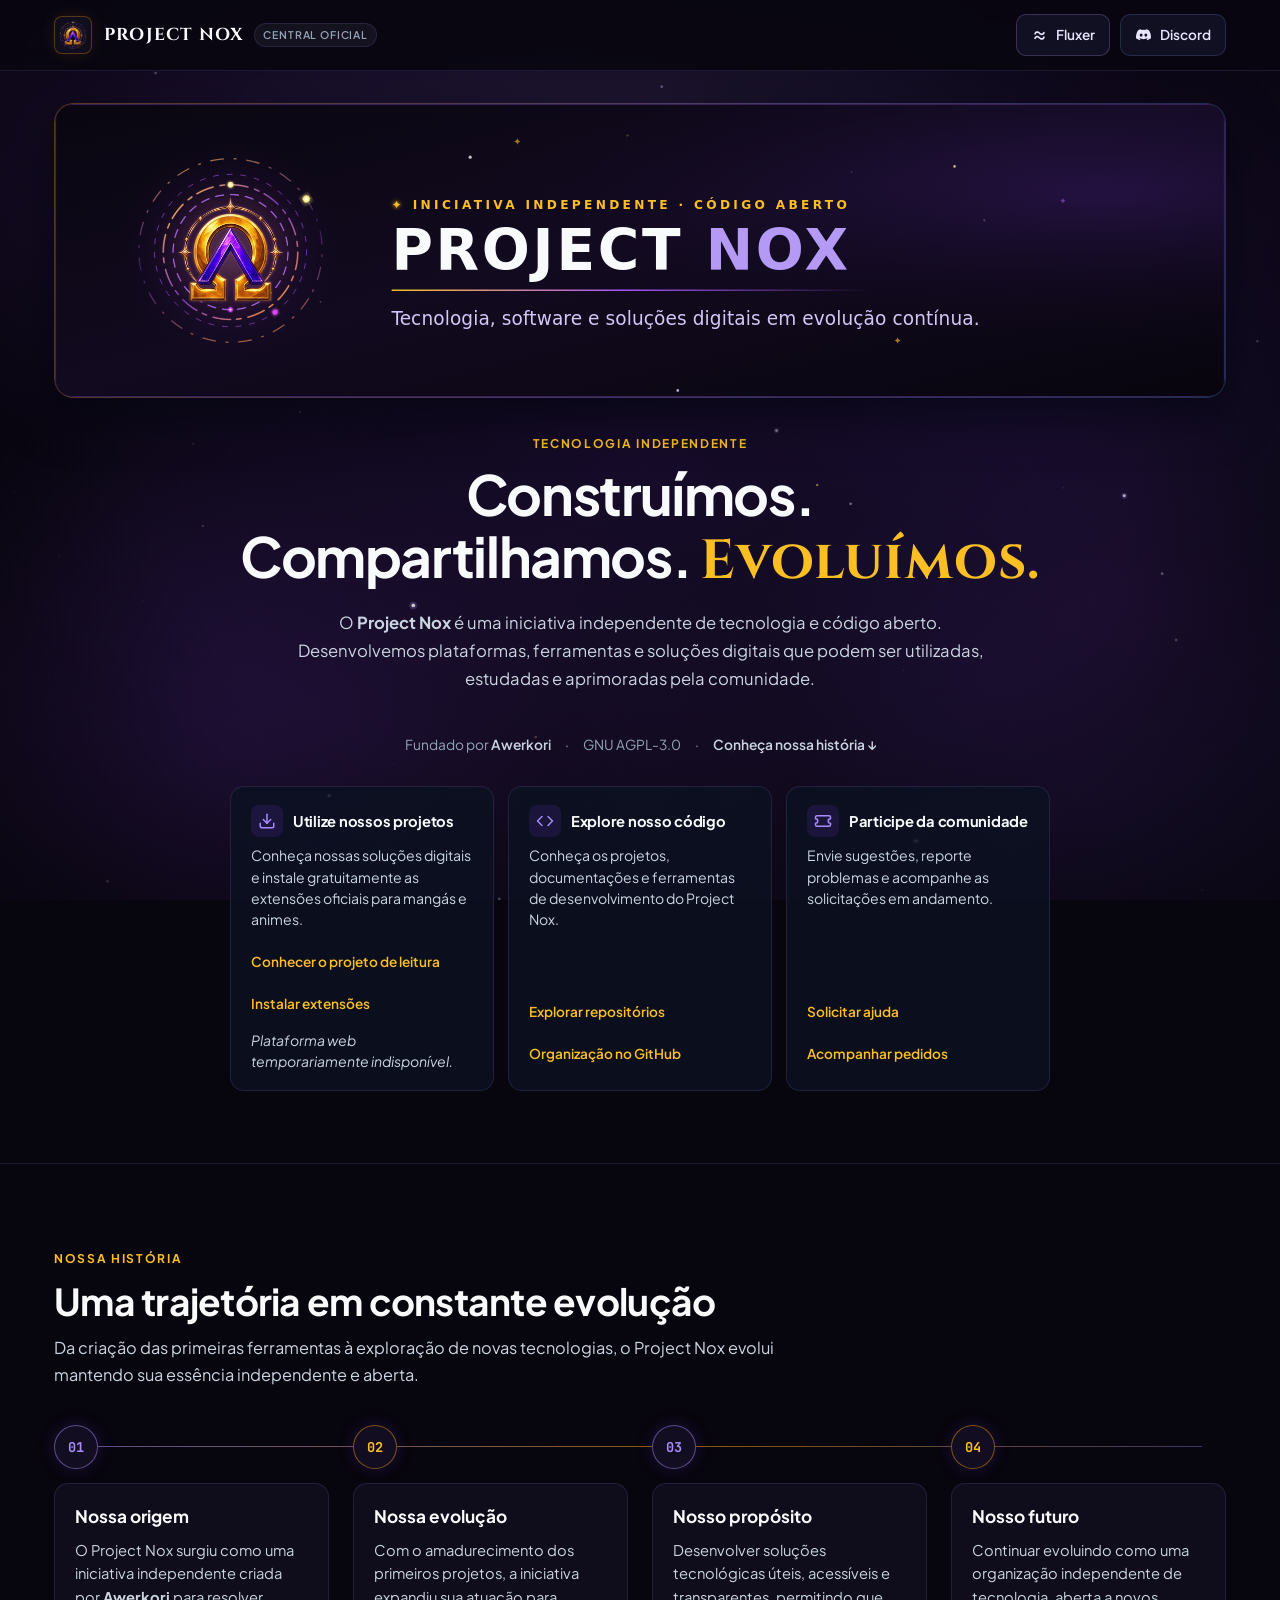
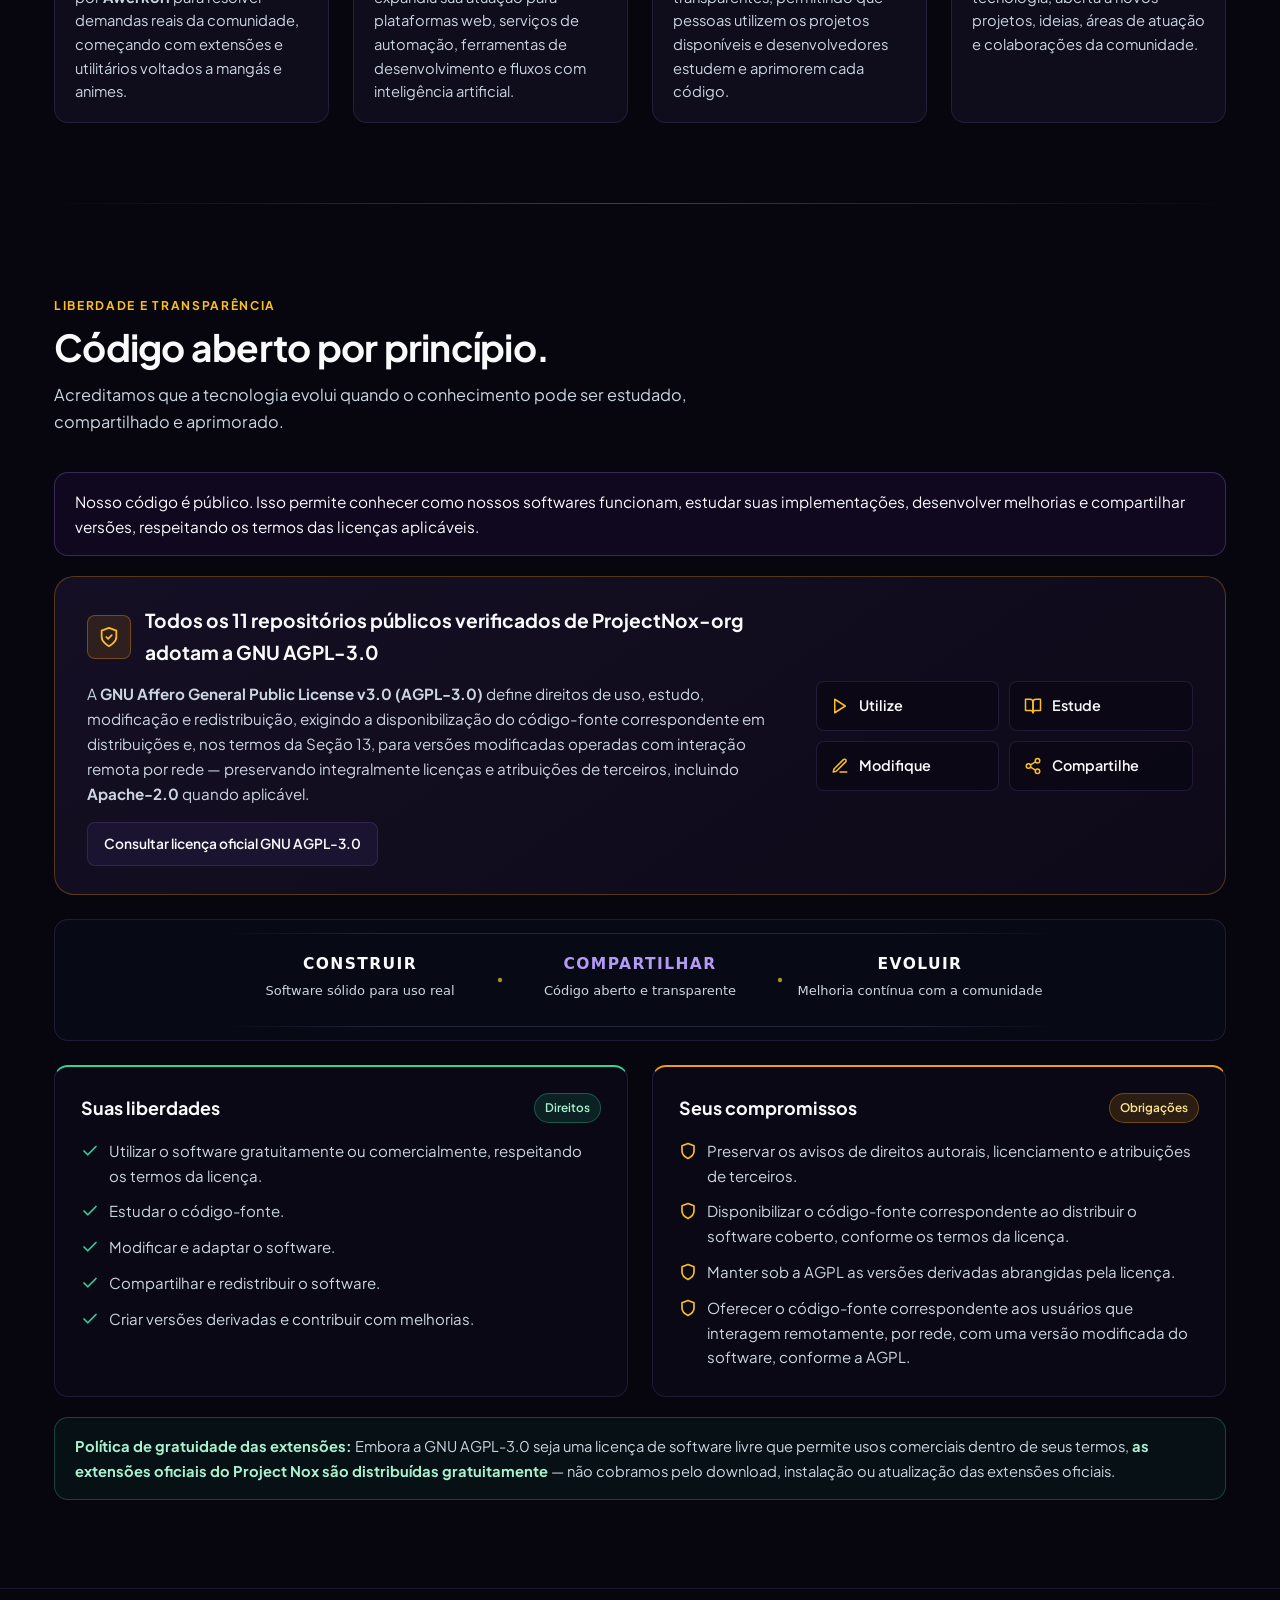
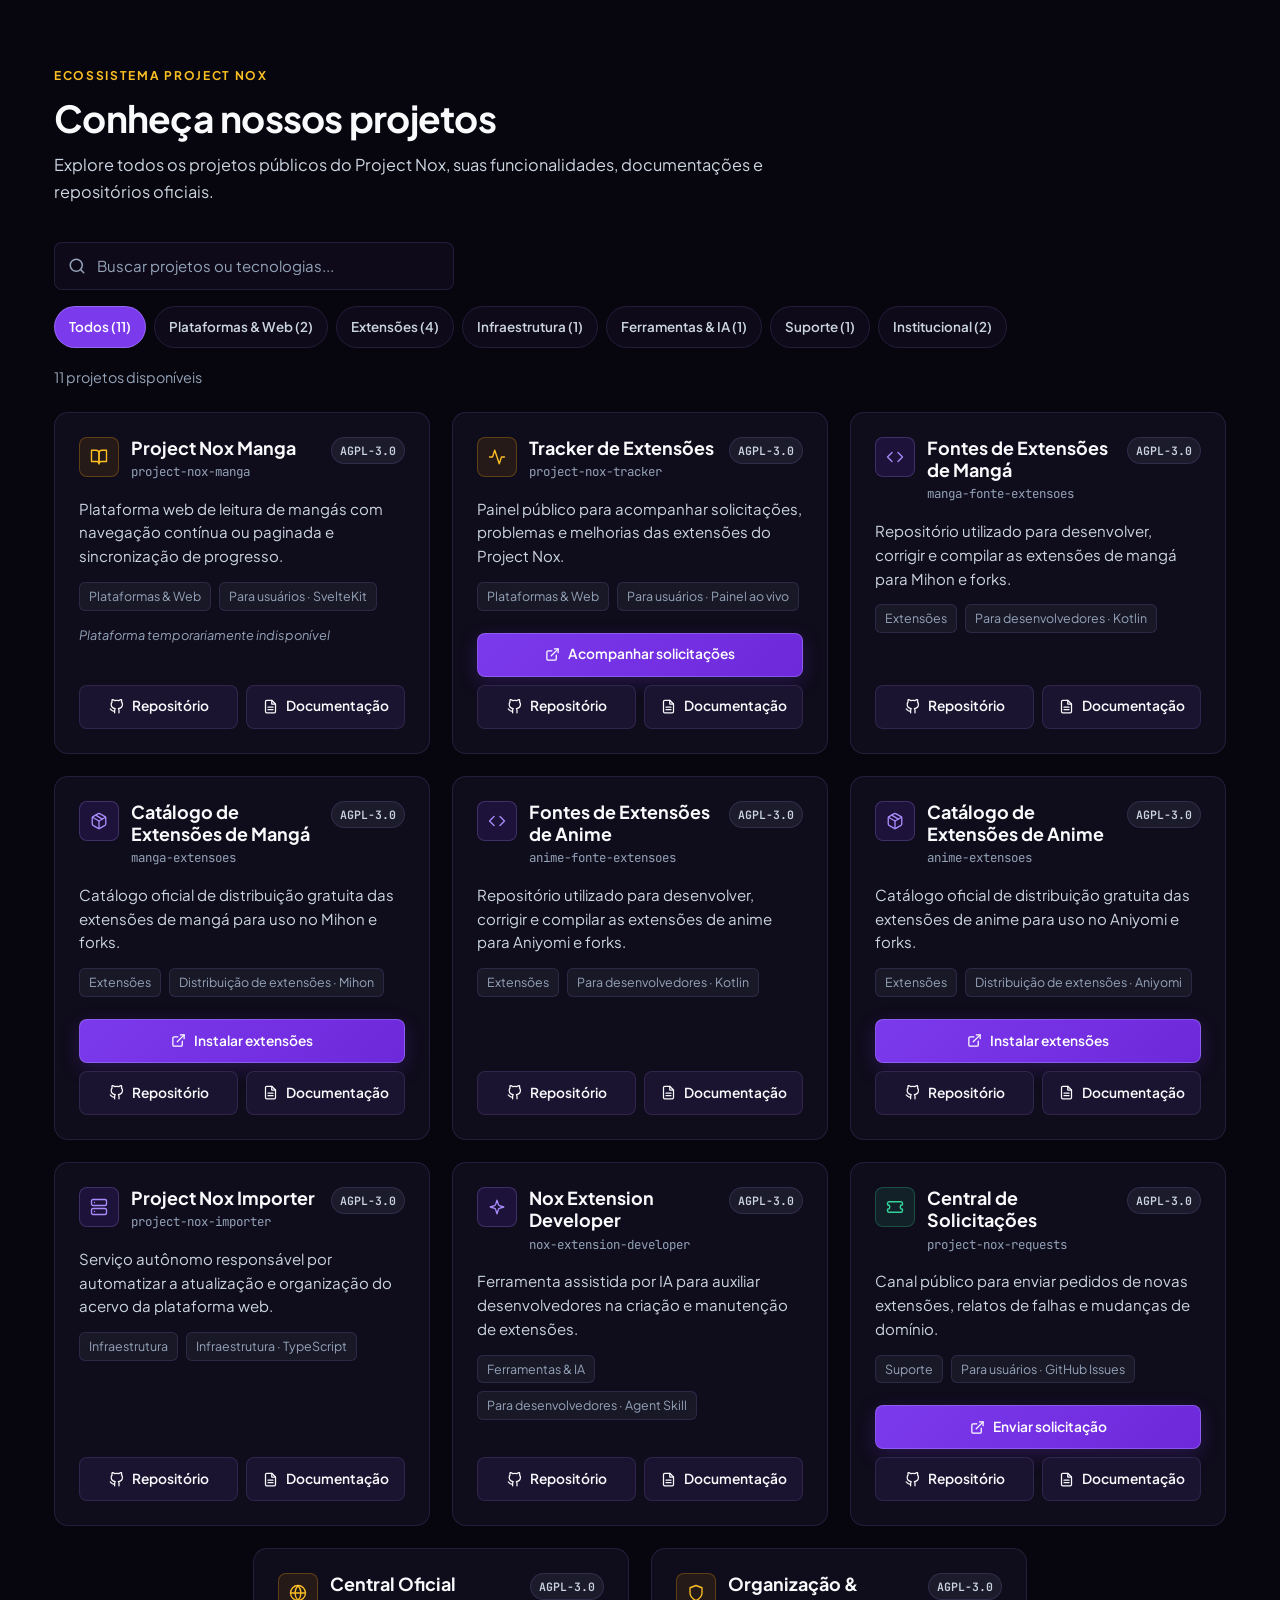
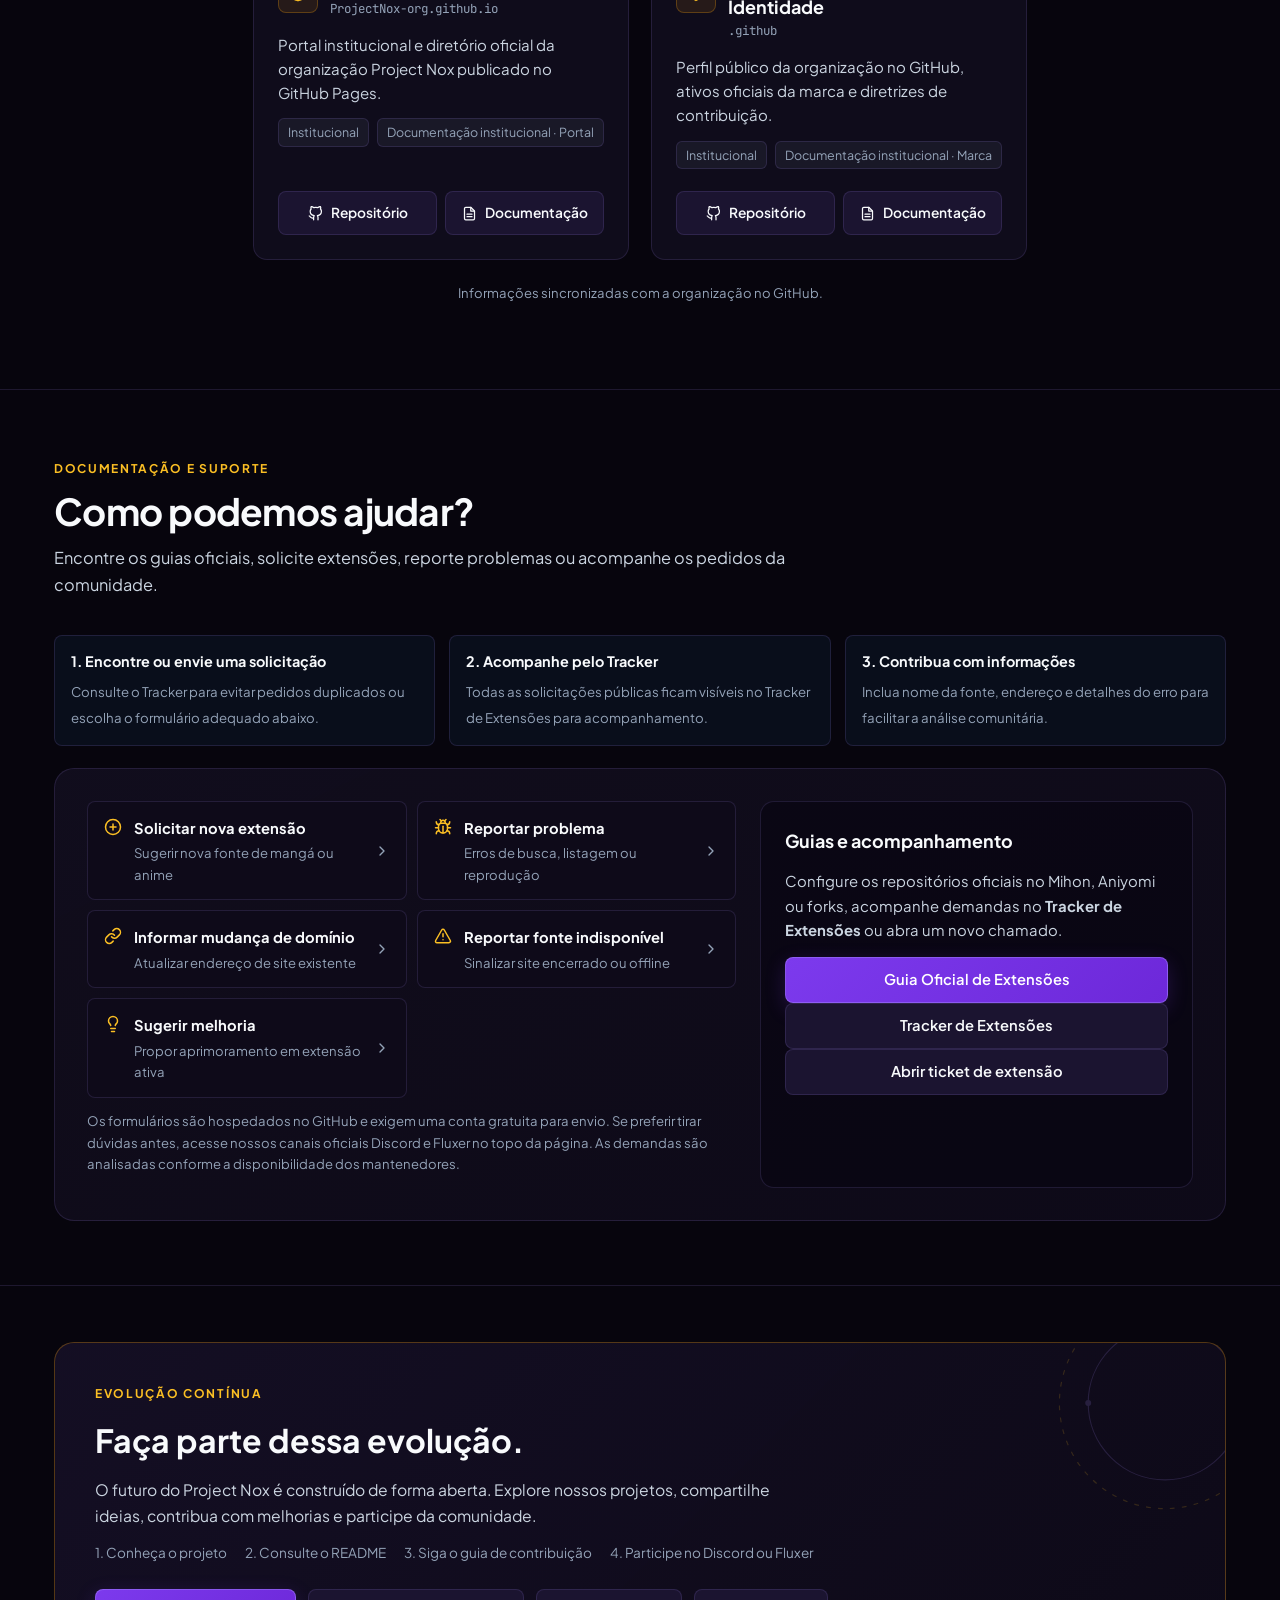
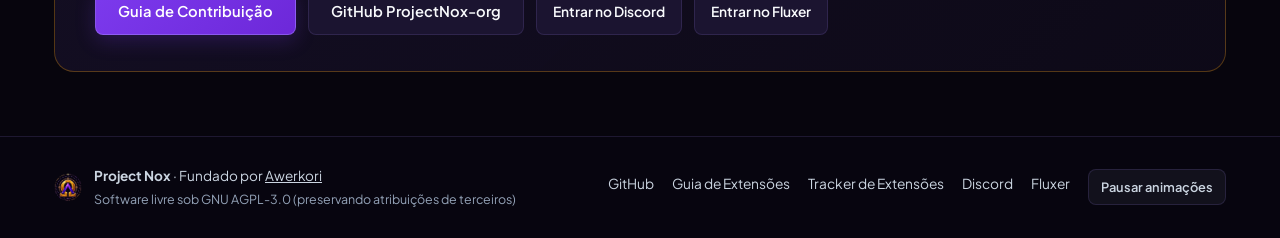
<file: index.html>
<!doctype html>
<html lang="pt-BR">
  <head>
    <meta charset="UTF-8" />
    <meta name="viewport" content="width=device-width, initial-scale=1.0" />
    <meta
      name="description"
      content="Central Oficial do Project Nox: iniciativa independente de tecnologia e código aberto sob GNU AGPL-3.0. Plataformas digitais, ferramentas, extensões gratuitas e documentação."
    />
    <link rel="canonical" href="https://projectnox-org.github.io/" />
    <meta property="og:title" content="Project Nox — Central Oficial" />
    <meta
      property="og:description"
      content="Construímos. Compartilhamos. Evoluímos. Plataformas digitais, ferramentas, extensões gratuitas e software livre sob GNU AGPL-3.0."
    />
    <meta property="og:type" content="website" />
    <meta property="og:url" content="https://projectnox-org.github.io/" />
    <meta property="og:image" content="https://projectnox-org.github.io/assets/brand/nox-og.png?v=8.0.0" />
    <meta property="og:image:width" content="1200" />
    <meta property="og:image:height" content="630" />
    <meta name="theme-color" content="#04060d" />

    <!-- Favicons -->
    <link rel="icon" href="favicon.ico?v=8.1.0" sizes="any" />
    <link rel="icon" href="assets/favicon-32x32.png?v=8.1.0" type="image/png" sizes="32x32" />
    <link rel="icon" href="assets/favicon-16x16.png?v=8.1.0" type="image/png" sizes="16x16" />
    <link rel="apple-touch-icon" href="assets/apple-touch-icon.png?v=8.1.0" sizes="180x180" />

    <!-- Google Fonts -->
    <link rel="preconnect" href="https://fonts.googleapis.com" />
    <link rel="preconnect" href="https://fonts.gstatic.com" crossorigin />
    <link
      href="https://fonts.googleapis.com/css2?family=Plus+Jakarta+Sans:wght@400;500;600;700&family=Cinzel:wght@700&family=JetBrains+Mono:wght@400;500;600&display=swap"
      rel="stylesheet"
    />

    <script>document.documentElement.classList.add('js');</script>
    <link rel="stylesheet" href="styles.css?v=7.3.0" />
    <title>Project Nox — Central Oficial</title>
  </head>
  <body>
    <a class="skip-link" href="#conteudo-principal">Pular para o conteúdo</a>
    <div class="particle-system" id="particle-system" aria-hidden="true">
      <div class="ambient-mesh"></div>
      <div class="ambient-glow glow-top"></div>
      <div class="ambient-glow glow-side"></div>
      <div class="ambient-glow glow-bottom-left"></div>
      <canvas class="particle-canvas"></canvas>
      <div class="night-vignette"></div>
    </div>

    <div class="app-shell">
      <!-- 1. Cabeçalho Institucional Simplificado -->
      <header class="site-header">
        <div class="container header-inner">
          <a class="brand" href="./" aria-label="Project Nox, Central Oficial">
            <span class="brand-mark">
              <img src="assets/brand/nox-emblem.webp?v=8.1.0" alt="" width="28" height="28" />
            </span>
            <span class="brand-title-row">
              <span class="brand-name">PROJECT NOX</span>
              <span class="brand-badge">Central Oficial</span>
            </span>
          </a>

          <div class="header-community-group" aria-label="Comunidades oficiais">
            <a
              class="header-community-btn fluxer-btn"
              href="https://web.canary.fluxer.app/invite/q456UCVt"
              target="_blank"
              rel="noopener noreferrer"
              aria-label="Fluxer Oficial"
              title="Fluxer Oficial"
            >
              <svg viewBox="0 0 512 512" fill="none" class="community-svg" aria-hidden="true">
                <path d="M187.53 266.057C171.987 266.057 157.206 269.562 143.187 276.571C129.321 283.581 118.044 294.781 109.359 310.171C103.743 320.3 100.041 332.574 98.2529 346.993C96.5986 360.334 107.829 371.2 121.271 371.2C135.049 371.2 145.336 359.626 148.673 346.259C150.564 338.68 153.612 332.67 157.815 328.229C165.891 319.695 176.101 315.429 188.444 315.429C196.673 315.429 204.216 317.486 211.073 321.6C217.93 325.562 226.844 332.343 237.815 341.943C254.577 356.724 269.359 367.467 282.159 374.171C294.959 380.724 309.13 384 324.673 384C340.216 384 354.997 380.495 369.016 373.486C383.035 366.476 394.387 355.276 403.073 339.886C408.811 329.718 412.521 317.389 414.202 302.899C415.745 289.597 404.498 278.857 391.106 278.857C377.243 278.858 366.904 290.561 363.218 303.927C361.421 310.442 358.706 315.952 355.073 320.457C347.454 329.905 337.016 334.629 323.759 334.629C315.53 334.629 308.063 332.647 301.359 328.686C294.806 324.571 285.816 317.714 274.387 308.114C257.473 293.943 242.615 283.429 229.815 276.571C217.168 269.562 203.073 266.057 187.53 266.057Z" fill="currentColor"/>
                <path d="M187.53 128C171.987 128 157.206 131.505 143.187 138.514C129.321 145.524 118.044 156.724 109.359 172.114C103.743 182.243 100.041 194.517 98.2529 208.935C96.5985 222.276 107.829 233.142 121.271 233.143C135.049 233.143 145.336 221.569 148.673 208.202C150.564 200.623 153.612 194.613 157.815 190.171C165.891 181.638 176.101 177.371 188.444 177.371C196.673 177.371 204.216 179.429 211.073 183.543C217.93 187.505 226.844 194.286 237.815 203.886C254.577 218.667 269.359 229.41 282.159 236.114C294.959 242.667 309.13 245.943 324.673 245.943C340.216 245.943 354.997 242.438 369.016 235.429C383.035 228.419 394.387 217.219 403.073 201.829C408.811 191.661 412.521 179.332 414.202 164.842C415.745 151.539 404.498 140.8 391.106 140.8C377.243 140.8 366.904 152.504 363.218 165.87C361.421 172.385 358.706 177.895 355.073 182.4C347.454 191.848 337.016 196.571 323.759 196.571C315.53 196.571 308.063 194.59 301.359 190.629C294.806 186.514 285.816 179.657 274.387 170.057C257.473 155.886 242.615 145.371 229.815 138.514C217.168 131.505 203.073 128 187.53 128Z" fill="currentColor"/>
              </svg>
              <span class="community-btn-text">Fluxer</span>
            </a>
            <a
              class="header-community-btn discord-btn"
              href="https://discord.com/invite/qNAMYUEmGj"
              target="_blank"
              rel="noopener noreferrer"
              aria-label="Discord Oficial"
              title="Discord Oficial"
            >
              <svg viewBox="0 0 24 24" fill="currentColor" class="community-svg" aria-hidden="true">
                <path d="M19.54 4.46A16.5 16.5 0 0 0 15.4 3.2l-.5 1.02a15.3 15.3 0 0 0-5.8 0L8.6 3.2a16.5 16.5 0 0 0-4.14 1.26C1.84 8.4 1.13 12.24 1.48 16.03A16.65 16.65 0 0 0 6.56 18.6l1.23-1.68a10.33 10.33 0 0 1-1.94-.93l.47-.36a11.92 11.92 0 0 0 11.36 0l.47.36c-.62.37-1.27.69-1.94.93l1.23 1.68a16.62 16.62 0 0 0 5.08-2.57c.41-4.4-.7-8.2-2.98-11.57ZM8.68 13.7c-1.1 0-2-1.01-2-2.25s.88-2.25 2-2.25 2.02 1.01 2 2.25c0 1.24-.88 2.25-2 2.25Zm6.64 0c-1.1 0-2-1.01-2-2.25s.88-2.25 2-2.25 2.02 1.01 2 2.25c0 1.24-.88 2.25-2 2.25Z"/>
              </svg>
              <span class="community-btn-text">Discord</span>
            </a>
          </div>
        </div>
      </header>

      <main id="conteudo-principal">
        <!-- 2. Banner Oficial Animado & 3. Abertura Institucional -->
        <section class="hero-stage" aria-labelledby="hero-title">
          <div class="container">
            <div class="banner-showcase">
              <div class="banner-inner">
                <picture>
                  <source media="(max-width: 767px)" srcset="assets/brand/nox-hero-mobile-dark.svg?v=8.1.0" />
                  <img
                    src="assets/brand/nox-hero-dark.svg?v=8.1.0"
                    alt="Project Nox — Iniciativa independente de tecnologia e código aberto"
                    width="1200"
                    height="300"
                  />
                </picture>
              </div>
            </div>

            <div class="hero-intro">
              <span class="eyebrow">TECNOLOGIA INDEPENDENTE</span>
              <h1 class="hero-intro-title" id="hero-title">
                Construímos. Compartilhamos. <span class="hero-accent">Evoluímos.</span>
              </h1>
              <p class="hero-intro-desc">
                O <strong>Project Nox</strong> é uma iniciativa independente de tecnologia e código aberto. Desenvolvemos plataformas, ferramentas e soluções digitais que podem ser utilizadas, estudadas e aprimoradas pela comunidade.
              </p>

              <div class="hero-founder-strip">
                <span>Fundado por <a href="https://github.com/Awerkori" target="_blank" rel="noopener noreferrer">Awerkori</a></span>
                <span aria-hidden="true">·</span>
                <span>GNU AGPL-3.0</span>
                <span aria-hidden="true">·</span>
                <a href="#historia">Conheça nossa história ↓</a>
              </div>

              <!-- 06. Dois Públicos, Uma Única Central Oficial (Navegação orientada por intenção) -->
              <div class="intent-strip" aria-label="Escolha seu caminho no Project Nox">
                <article class="intent-card">
                  <div class="intent-head">
                    <span class="intent-icon" aria-hidden="true">
                      <svg width="18" height="18" viewBox="0 0 24 24" fill="none" stroke="currentColor" stroke-width="2" stroke-linecap="round" stroke-linejoin="round"><path d="M21 15v4a2 2 0 0 1-2 2H5a2 2 0 0 1-2-2v-4"/><polyline points="7 10 12 15 17 10"/><line x1="12" y1="15" x2="12" y2="3"/></svg>
                    </span>
                    <h2>Utilize nossos projetos</h2>
                  </div>
                  <p>Conheça nossas soluções digitais e instale gratuitamente as extensões oficiais para mangás e animes.</p>
                  <div class="intent-links">
                    <a class="intent-link" href="https://github.com/ProjectNox-org/project-nox-manga" target="_blank" rel="noopener noreferrer">Conhecer o projeto de leitura</a>
                    <a class="intent-link" href="extensoes/">Instalar extensões</a>
                  </div>
                  <p class="intent-status-note">Plataforma web temporariamente indisponível.</p>
                </article>

                <article class="intent-card">
                  <div class="intent-head">
                    <span class="intent-icon" aria-hidden="true">
                      <svg width="18" height="18" viewBox="0 0 24 24" fill="none" stroke="currentColor" stroke-width="2" stroke-linecap="round" stroke-linejoin="round"><polyline points="16 18 22 12 16 6"/><polyline points="8 6 2 12 8 18"/></svg>
                    </span>
                    <h2>Explore nosso código</h2>
                  </div>
                  <p>Conheça os projetos, documentações e ferramentas de desenvolvimento do Project Nox.</p>
                  <div class="intent-links">
                    <a class="intent-link" href="#repositorios">Explorar repositórios</a>
                    <a class="intent-link" href="https://github.com/ProjectNox-org" target="_blank" rel="noopener noreferrer">Organização no GitHub</a>
                  </div>
                </article>

                <article class="intent-card">
                  <div class="intent-head">
                    <span class="intent-icon" aria-hidden="true">
                      <svg width="18" height="18" viewBox="0 0 24 24" fill="none" stroke="currentColor" stroke-width="2" stroke-linecap="round" stroke-linejoin="round"><path d="M2 9a3 3 0 0 1 0 6v2a2 2 0 0 0 2 2h16a2 2 0 0 0 2-2v-2a3 3 0 0 1 0-6V7a2 2 0 0 0-2-2H4a2 2 0 0 0-2 2Z"/></svg>
                    </span>
                    <h2>Participe da comunidade</h2>
                  </div>
                  <p>Envie sugestões, reporte problemas e acompanhe as solicitações em andamento.</p>
                  <div class="intent-links">
                    <a class="intent-link" href="#suporte">Solicitar ajuda</a>
                    <a class="intent-link" href="https://projectnox-org.github.io/project-nox-tracker/">Acompanhar pedidos</a>
                  </div>
                </article>
              </div>
            </div>
          </div>
        </section>

        <!-- 4. Trajetória Conectada -->
        <section class="section-historia" id="historia" aria-labelledby="historia-title">
          <div class="container">
            <div class="section-header">
              <span class="eyebrow">NOSSA HISTÓRIA</span>
              <h2 class="section-title" id="historia-title">Uma trajetória em constante evolução</h2>
              <p class="section-desc">
                Da criação das primeiras ferramentas à exploração de novas tecnologias, o Project Nox evolui mantendo sua essência independente e aberta.
              </p>
            </div>

            <div class="constellation-track">
              <article class="trajectory-node">
                <span class="node-marker" aria-hidden="true">01</span>
                <div class="trajectory-body">
                  <h3>Nossa origem</h3>
                  <p>
                    O Project Nox surgiu como uma iniciativa independente criada por <strong>Awerkori</strong> para resolver demandas reais da comunidade, começando com extensões e utilitários voltados a mangás e animes.
                  </p>
                </div>
              </article>

              <article class="trajectory-node">
                <span class="node-marker" aria-hidden="true">02</span>
                <div class="trajectory-body">
                  <h3>Nossa evolução</h3>
                  <p>
                    Com o amadurecimento dos primeiros projetos, a iniciativa expandiu sua atuação para plataformas web, serviços de automação, ferramentas de desenvolvimento e fluxos com inteligência artificial.
                  </p>
                </div>
              </article>

              <article class="trajectory-node">
                <span class="node-marker" aria-hidden="true">03</span>
                <div class="trajectory-body">
                  <h3>Nosso propósito</h3>
                  <p>
                    Desenvolver soluções tecnológicas úteis, acessíveis e transparentes, permitindo que pessoas utilizem os projetos disponíveis e desenvolvedores estudem e aprimorem cada código.
                  </p>
                </div>
              </article>

              <article class="trajectory-node">
                <span class="node-marker" aria-hidden="true">04</span>
                <div class="trajectory-body">
                  <h3>Nosso futuro</h3>
                  <p>
                    Continuar evoluindo como uma organização independente de tecnologia, aberta a novos projetos, ideias, áreas de atuação e colaborações da comunidade.
                  </p>
                </div>
              </article>
            </div>
          </div>
        </section>

        <!-- 5. Código Aberto por Princípio — Comunicação em Dois Níveis -->
        <section class="section-agpl" id="transparencia" aria-labelledby="transparencia-title">
          <div class="container">
            <div class="section-header">
              <span class="eyebrow">LIBERDADE E TRANSPARÊNCIA</span>
              <h2 class="section-title" id="transparencia-title">Código aberto por princípio.</h2>
              <p class="section-desc">
                Acreditamos que a tecnologia evolui quando o conhecimento pode ser estudado, compartilhado e aprimorado.
              </p>
            </div>

            <div class="agpl-plain">
              Nosso código é público. Isso permite conhecer como nossos softwares funcionam, estudar suas implementações, desenvolver melhorias e compartilhar versões, respeitando os termos das licenças aplicáveis.
            </div>

            <div class="agpl-declaration">
              <div>
                <div class="agpl-head">
                  <span class="agpl-emblem" aria-hidden="true">
                    <svg width="22" height="22" viewBox="0 0 24 24" fill="none" stroke="currentColor" stroke-width="1.9" stroke-linecap="round" stroke-linejoin="round"><path d="M12 22s8-4 8-10V5l-8-3-8 3v7c0 6 8 10 8 10z"/><path d="m9 12 2 2 4-4"/></svg>
                  </span>
                  <h3>
                    <!-- REPO_AGPL_SUMMARY_START -->Todos os 11 repositórios públicos verificados de ProjectNox-org adotam a GNU AGPL-3.0<!-- REPO_AGPL_SUMMARY_END -->
                  </h3>
                </div>
                <p>
                  A <strong>GNU Affero General Public License v3.0 (AGPL-3.0)</strong> define direitos de uso, estudo, modificação e redistribuição, exigindo a disponibilização do código-fonte correspondente em distribuições e, nos termos da Seção 13, para versões modificadas operadas com interação remota por rede — preservando integralmente licenças e atribuições de terceiros, incluindo <strong>Apache-2.0</strong> quando aplicável.
                </p>
                <a
                  class="button secondary sm"
                  href="https://www.gnu.org/licenses/agpl-3.0.html"
                  target="_blank"
                  rel="noopener noreferrer"
                >
                  Consultar licença oficial GNU AGPL-3.0
                </a>
              </div>

              <div class="agpl-pillars" aria-label="Pilares da licença">
                <div class="agpl-pillar">
                  <svg width="18" height="18" viewBox="0 0 24 24" fill="none" stroke="currentColor" stroke-width="2" stroke-linecap="round" stroke-linejoin="round" aria-hidden="true"><polygon points="5 3 19 12 5 21 5 3"/></svg>
                  <span>Utilize</span>
                </div>
                <div class="agpl-pillar">
                  <svg width="18" height="18" viewBox="0 0 24 24" fill="none" stroke="currentColor" stroke-width="2" stroke-linecap="round" stroke-linejoin="round" aria-hidden="true"><path d="M2 3h6a4 4 0 0 1 4 4v14a3 3 0 0 0-3-3H2z"/><path d="M22 3h-6a4 4 0 0 0-4 4v14a3 3 0 0 1 3-3h7z"/></svg>
                  <span>Estude</span>
                </div>
                <div class="agpl-pillar">
                  <svg width="18" height="18" viewBox="0 0 24 24" fill="none" stroke="currentColor" stroke-width="2" stroke-linecap="round" stroke-linejoin="round" aria-hidden="true"><path d="M12 20h9"/><path d="M16.5 3.5a2.121 2.121 0 0 1 3 3L7 19l-4 1 1-4L16.5 3.5z"/></svg>
                  <span>Modifique</span>
                </div>
                <div class="agpl-pillar">
                  <svg width="18" height="18" viewBox="0 0 24 24" fill="none" stroke="currentColor" stroke-width="2" stroke-linecap="round" stroke-linejoin="round" aria-hidden="true"><circle cx="18" cy="5" r="3"/><circle cx="6" cy="12" r="3"/><circle cx="18" cy="19" r="3"/><line x1="8.59" y1="13.51" x2="15.42" y2="17.49"/><line x1="15.41" y1="6.51" x2="8.59" y2="10.49"/></svg>
                  <span>Compartilhe</span>
                </div>
              </div>
            </div>

            <div class="philosophy-strip">
              <picture>
                <source media="(max-width: 767px)" srcset="assets/brand/nox-philosophy-mobile-dark.svg" />
                <img
                  src="assets/brand/nox-philosophy-dark.svg"
                  alt="Princípios do Project Nox: Construir, Compartilhar, Evoluir"
                  width="840"
                  height="96"
                />
              </picture>
            </div>

            <div class="editorial-split">
              <article class="editorial-panel">
                <div class="editorial-panel-head">
                  <h3>Suas liberdades</h3>
                  <span class="pill green">Direitos</span>
                </div>
                <ul class="check-list">
                  <li>
                    <svg width="18" height="18" viewBox="0 0 24 24" fill="none" stroke="#34d399" stroke-width="2.2" stroke-linecap="round" stroke-linejoin="round" aria-hidden="true"><polyline points="20 6 9 17 4 12"/></svg>
                    <span>Utilizar o software gratuitamente ou comercialmente, respeitando os termos da licença.</span>
                  </li>
                  <li>
                    <svg width="18" height="18" viewBox="0 0 24 24" fill="none" stroke="#34d399" stroke-width="2.2" stroke-linecap="round" stroke-linejoin="round" aria-hidden="true"><polyline points="20 6 9 17 4 12"/></svg>
                    <span>Estudar o código-fonte.</span>
                  </li>
                  <li>
                    <svg width="18" height="18" viewBox="0 0 24 24" fill="none" stroke="#34d399" stroke-width="2.2" stroke-linecap="round" stroke-linejoin="round" aria-hidden="true"><polyline points="20 6 9 17 4 12"/></svg>
                    <span>Modificar e adaptar o software.</span>
                  </li>
                  <li>
                    <svg width="18" height="18" viewBox="0 0 24 24" fill="none" stroke="#34d399" stroke-width="2.2" stroke-linecap="round" stroke-linejoin="round" aria-hidden="true"><polyline points="20 6 9 17 4 12"/></svg>
                    <span>Compartilhar e redistribuir o software.</span>
                  </li>
                  <li>
                    <svg width="18" height="18" viewBox="0 0 24 24" fill="none" stroke="#34d399" stroke-width="2.2" stroke-linecap="round" stroke-linejoin="round" aria-hidden="true"><polyline points="20 6 9 17 4 12"/></svg>
                    <span>Criar versões derivadas e contribuir com melhorias.</span>
                  </li>
                </ul>
              </article>

              <article class="editorial-panel obligations">
                <div class="editorial-panel-head">
                  <h3>Seus compromissos</h3>
                  <span class="pill gold">Obrigações</span>
                </div>
                <ul class="check-list">
                  <li>
                    <svg width="18" height="18" viewBox="0 0 24 24" fill="none" stroke="#fbbf24" stroke-width="2.2" stroke-linecap="round" stroke-linejoin="round" aria-hidden="true"><path d="M12 22s8-4 8-10V5l-8-3-8 3v7c0 6 8 10 8 10z"/></svg>
                    <span>Preservar os avisos de direitos autorais, licenciamento e atribuições de terceiros.</span>
                  </li>
                  <li>
                    <svg width="18" height="18" viewBox="0 0 24 24" fill="none" stroke="#fbbf24" stroke-width="2.2" stroke-linecap="round" stroke-linejoin="round" aria-hidden="true"><path d="M12 22s8-4 8-10V5l-8-3-8 3v7c0 6 8 10 8 10z"/></svg>
                    <span>Disponibilizar o código-fonte correspondente ao distribuir o software coberto, conforme os termos da licença.</span>
                  </li>
                  <li>
                    <svg width="18" height="18" viewBox="0 0 24 24" fill="none" stroke="#fbbf24" stroke-width="2.2" stroke-linecap="round" stroke-linejoin="round" aria-hidden="true"><path d="M12 22s8-4 8-10V5l-8-3-8 3v7c0 6 8 10 8 10z"/></svg>
                    <span>Manter sob a AGPL as versões derivadas abrangidas pela licença.</span>
                  </li>
                  <li>
                    <svg width="18" height="18" viewBox="0 0 24 24" fill="none" stroke="#fbbf24" stroke-width="2.2" stroke-linecap="round" stroke-linejoin="round" aria-hidden="true"><path d="M12 22s8-4 8-10V5l-8-3-8 3v7c0 6 8 10 8 10z"/></svg>
                    <span>Oferecer o código-fonte correspondente aos usuários que interagem remotamente, por rede, com uma versão modificada do software, conforme a AGPL.</span>
                  </li>
                </ul>
              </article>
            </div>

            <div class="agpl-free-note">
              <strong>Política de gratuidade das extensões:</strong> Embora a GNU AGPL-3.0 seja uma licença de software livre que permite usos comerciais dentro de seus termos, <strong>as extensões oficiais do Project Nox são distribuídas gratuitamente</strong> — não cobramos pelo download, instalação ou atualização das extensões oficiais.
            </div>
          </div>
        </section>

        <!-- 6. Vitrine Real dos Projetos & Diretório Completo de Repositórios -->
        <section class="section-repos" id="repositorios" aria-labelledby="repos-title">
          <div class="container">
            <div class="section-header">
              <span class="eyebrow">ECOSSISTEMA PROJECT NOX</span>
              <h2 class="section-title" id="repos-title">Conheça nossos projetos</h2>
              <p class="section-desc">
                Explore todos os projetos públicos do Project Nox, suas funcionalidades, documentações e repositórios oficiais.
              </p>
            </div>

            <div class="directory-controls">
              <div class="search-wrap">
                <svg class="search-icon" width="18" height="18" viewBox="0 0 24 24" fill="none" stroke="currentColor" stroke-width="2" stroke-linecap="round" stroke-linejoin="round" aria-hidden="true">
                  <circle cx="11" cy="11" r="8"></circle>
                  <line x1="21" y1="21" x2="16.65" y2="16.65"></line>
                </svg>
                <label class="sr-only" for="repo-search">Buscar projetos, ferramentas ou tecnologias</label>
                <input
                  class="search-input"
                  id="repo-search"
                  type="search"
                  placeholder="Buscar projetos ou tecnologias..."
                  autocomplete="off"
                />
                <button class="search-clear" id="repo-clear" type="button" aria-label="Limpar busca" hidden>
                  <svg width="14" height="14" viewBox="0 0 24 24" fill="none" stroke="currentColor" stroke-width="2.2" stroke-linecap="round" stroke-linejoin="round" aria-hidden="true"><line x1="18" y1="6" x2="6" y2="18"/><line x1="6" y1="6" x2="18" y2="18"/></svg>
                </button>
              </div>

              <div class="filter-bar" role="group" aria-label="Filtrar projetos por categoria">
                <!-- REPO_FILTERS_START -->
                <button class="filter-chip" type="button" data-category="all" aria-pressed="true">Todos (11)</button>
                <button class="filter-chip" type="button" data-category="platforms" aria-pressed="false">Plataformas &amp; Web (2)</button>
                <button class="filter-chip" type="button" data-category="extensions" aria-pressed="false">Extensões (4)</button>
                <button class="filter-chip" type="button" data-category="infrastructure" aria-pressed="false">Infraestrutura (1)</button>
                <button class="filter-chip" type="button" data-category="tools" aria-pressed="false">Ferramentas &amp; IA (1)</button>
                <button class="filter-chip" type="button" data-category="community" aria-pressed="false">Suporte (1)</button>
                <button class="filter-chip" type="button" data-category="institutional" aria-pressed="false">Institucional (2)</button>
              <!-- REPO_FILTERS_END -->
              </div>
            </div>

            <p class="directory-status" id="directory-status" aria-live="polite">
              <!-- REPO_STATUS_START -->11 projetos disponíveis<!-- REPO_STATUS_END -->
            </p>

            <div class="repo-grid" id="repo-grid">
              <!-- REPO_GRID_START -->
              <article class="card repo-card" data-category="platforms" data-search="project-nox-manga Project Nox Manga Plataformas &amp; Web Plataforma web de leitura de mangás com navegação contínua ou paginada e sincronização de progresso. Para usuários · SvelteKit AGPL-3.0 sveltekit cloudflare workers leitor web mangas plataforma">
                <div class="repo-card-top">
                  <div class="repo-ident">
                    <span class="repo-icon cat-platforms" aria-hidden="true"><svg width="18" height="18" viewBox="0 0 24 24" fill="none" stroke="currentColor" stroke-width="1.8" stroke-linecap="round" stroke-linejoin="round" aria-hidden="true"><path d="M2 3h6a4 4 0 0 1 4 4v14a3 3 0 0 0-3-3H2z"/><path d="M22 3h-6a4 4 0 0 0-4 4v14a3 3 0 0 1 3-3h7z"/></svg></span>
                    <div class="repo-title-group">
                      <h3>Project Nox Manga</h3>
                      <span class="repo-slug">project-nox-manga</span>
                    </div>
                  </div>
                  <span class="repo-license">AGPL-3.0</span>
                </div>
                <p class="repo-desc">Plataforma web de leitura de mangás com navegação contínua ou paginada e sincronização de progresso.</p>
                <div class="repo-meta-row">
                  <span class="repo-meta-chip">Plataformas &amp; Web</span>
                  <span class="repo-meta-chip">Para usuários · SvelteKit</span>
                </div>
                <p class="repo-status-note">Plataforma temporariamente indisponível</p>
                <div class="repo-actions-wrap">
                  <div class="repo-universal-actions">
                    <a class="button secondary sm" href="https://github.com/ProjectNox-org/project-nox-manga" target="_blank" rel="noopener noreferrer">
                      <svg width="15" height="15" viewBox="0 0 24 24" fill="none" stroke="currentColor" stroke-width="2" stroke-linecap="round" stroke-linejoin="round" aria-hidden="true"><path d="M9 19c-5 1.5-5-2.5-7-3m14 6v-3.87a3.37 3.37 0 0 0-.94-2.61c3.14-.35 6.44-1.54 6.44-7A5.44 5.44 0 0 0 20 4.77 5.07 5.07 0 0 0 19.91 1S18.73.65 16 2.48a13.38 13.38 0 0 0-7 0C6.27.65 5.09 1 5.09 1A5.07 5.07 0 0 0 5 4.77a5.44 5.44 0 0 0-1.5 3.78c0 5.42 3.3 6.61 6.44 7A3.37 3.37 0 0 0 9 18.13V22"/></svg>
                      <span>Repositório</span>
                    </a>
                    <a class="button secondary sm" href="https://github.com/ProjectNox-org/project-nox-manga#readme" target="_blank" rel="noopener noreferrer">
                      <svg width="15" height="15" viewBox="0 0 24 24" fill="none" stroke="currentColor" stroke-width="2" stroke-linecap="round" stroke-linejoin="round" aria-hidden="true"><path d="M14 2H6a2 2 0 0 0-2 2v16a2 2 0 0 0 2 2h12a2 2 0 0 0 2-2V8z"/><polyline points="14 2 14 8 20 8"/><line x1="16" y1="13" x2="8" y2="13"/><line x1="16" y1="17" x2="8" y2="17"/></svg>
                      <span>Documentação</span>
                    </a>
                  </div>
                </div>
              </article>

              <article class="card repo-card" data-category="platforms" data-search="project-nox-tracker Tracker de Extensões Plataformas &amp; Web Painel público para acompanhar solicitações, problemas e melhorias das extensões do Project Nox. Para usuários · Painel ao vivo AGPL-3.0 tracker painel status pedidos solicitacoes extensoes">
                <div class="repo-card-top">
                  <div class="repo-ident">
                    <span class="repo-icon cat-platforms" aria-hidden="true"><svg width="18" height="18" viewBox="0 0 24 24" fill="none" stroke="currentColor" stroke-width="1.8" stroke-linecap="round" stroke-linejoin="round" aria-hidden="true"><polyline points="22 12 18 12 15 21 9 3 6 12 2 12"/></svg></span>
                    <div class="repo-title-group">
                      <h3>Tracker de Extensões</h3>
                      <span class="repo-slug">project-nox-tracker</span>
                    </div>
                  </div>
                  <span class="repo-license">AGPL-3.0</span>
                </div>
                <p class="repo-desc">Painel público para acompanhar solicitações, problemas e melhorias das extensões do Project Nox.</p>
                <div class="repo-meta-row">
                  <span class="repo-meta-chip">Plataformas &amp; Web</span>
                  <span class="repo-meta-chip">Para usuários · Painel ao vivo</span>
                </div>
                <div class="repo-actions-wrap">
                <div class="repo-primary-action">
                  <a class="button primary sm repo-action-full" href="https://projectnox-org.github.io/project-nox-tracker/">
                    <svg width="15" height="15" viewBox="0 0 24 24" fill="none" stroke="currentColor" stroke-width="2" stroke-linecap="round" stroke-linejoin="round" aria-hidden="true"><path d="M18 13v6a2 2 0 0 1-2 2H5a2 2 0 0 1-2-2V8a2 2 0 0 1 2-2h6"/><polyline points="15 3 21 3 21 9"/><line x1="10" y1="14" x2="21" y2="3"/></svg>
                    <span>Acompanhar solicitações</span>
                  </a>
                </div>
                  <div class="repo-universal-actions">
                    <a class="button secondary sm" href="https://github.com/ProjectNox-org/project-nox-tracker" target="_blank" rel="noopener noreferrer">
                      <svg width="15" height="15" viewBox="0 0 24 24" fill="none" stroke="currentColor" stroke-width="2" stroke-linecap="round" stroke-linejoin="round" aria-hidden="true"><path d="M9 19c-5 1.5-5-2.5-7-3m14 6v-3.87a3.37 3.37 0 0 0-.94-2.61c3.14-.35 6.44-1.54 6.44-7A5.44 5.44 0 0 0 20 4.77 5.07 5.07 0 0 0 19.91 1S18.73.65 16 2.48a13.38 13.38 0 0 0-7 0C6.27.65 5.09 1 5.09 1A5.07 5.07 0 0 0 5 4.77a5.44 5.44 0 0 0-1.5 3.78c0 5.42 3.3 6.61 6.44 7A3.37 3.37 0 0 0 9 18.13V22"/></svg>
                      <span>Repositório</span>
                    </a>
                    <a class="button secondary sm" href="https://github.com/ProjectNox-org/project-nox-tracker#readme" target="_blank" rel="noopener noreferrer">
                      <svg width="15" height="15" viewBox="0 0 24 24" fill="none" stroke="currentColor" stroke-width="2" stroke-linecap="round" stroke-linejoin="round" aria-hidden="true"><path d="M14 2H6a2 2 0 0 0-2 2v16a2 2 0 0 0 2 2h12a2 2 0 0 0 2-2V8z"/><polyline points="14 2 14 8 20 8"/><line x1="16" y1="13" x2="8" y2="13"/><line x1="16" y1="17" x2="8" y2="17"/></svg>
                      <span>Documentação</span>
                    </a>
                  </div>
                </div>
              </article>

              <article class="card repo-card" data-category="extensions" data-search="manga-fonte-extensoes Fontes de Extensões de Mangá Extensões Repositório utilizado para desenvolver, corrigir e compilar as extensões de mangá para Mihon e forks. Para desenvolvedores · Kotlin AGPL-3.0 kotlin gradle mihon codigo fonte compilacao manga">
                <div class="repo-card-top">
                  <div class="repo-ident">
                    <span class="repo-icon cat-extensions" aria-hidden="true"><svg width="18" height="18" viewBox="0 0 24 24" fill="none" stroke="currentColor" stroke-width="1.8" stroke-linecap="round" stroke-linejoin="round" aria-hidden="true"><polyline points="16 18 22 12 16 6"/><polyline points="8 6 2 12 8 18"/></svg></span>
                    <div class="repo-title-group">
                      <h3>Fontes de Extensões de Mangá</h3>
                      <span class="repo-slug">manga-fonte-extensoes</span>
                    </div>
                  </div>
                  <span class="repo-license">AGPL-3.0</span>
                </div>
                <p class="repo-desc">Repositório utilizado para desenvolver, corrigir e compilar as extensões de mangá para Mihon e forks.</p>
                <div class="repo-meta-row">
                  <span class="repo-meta-chip">Extensões</span>
                  <span class="repo-meta-chip">Para desenvolvedores · Kotlin</span>
                </div>
                <div class="repo-actions-wrap">
                  <div class="repo-universal-actions">
                    <a class="button secondary sm" href="https://github.com/ProjectNox-org/manga-fonte-extensoes" target="_blank" rel="noopener noreferrer">
                      <svg width="15" height="15" viewBox="0 0 24 24" fill="none" stroke="currentColor" stroke-width="2" stroke-linecap="round" stroke-linejoin="round" aria-hidden="true"><path d="M9 19c-5 1.5-5-2.5-7-3m14 6v-3.87a3.37 3.37 0 0 0-.94-2.61c3.14-.35 6.44-1.54 6.44-7A5.44 5.44 0 0 0 20 4.77 5.07 5.07 0 0 0 19.91 1S18.73.65 16 2.48a13.38 13.38 0 0 0-7 0C6.27.65 5.09 1 5.09 1A5.07 5.07 0 0 0 5 4.77a5.44 5.44 0 0 0-1.5 3.78c0 5.42 3.3 6.61 6.44 7A3.37 3.37 0 0 0 9 18.13V22"/></svg>
                      <span>Repositório</span>
                    </a>
                    <a class="button secondary sm" href="https://github.com/ProjectNox-org/manga-fonte-extensoes#readme" target="_blank" rel="noopener noreferrer">
                      <svg width="15" height="15" viewBox="0 0 24 24" fill="none" stroke="currentColor" stroke-width="2" stroke-linecap="round" stroke-linejoin="round" aria-hidden="true"><path d="M14 2H6a2 2 0 0 0-2 2v16a2 2 0 0 0 2 2h12a2 2 0 0 0 2-2V8z"/><polyline points="14 2 14 8 20 8"/><line x1="16" y1="13" x2="8" y2="13"/><line x1="16" y1="17" x2="8" y2="17"/></svg>
                      <span>Documentação</span>
                    </a>
                  </div>
                </div>
              </article>

              <article class="card repo-card" data-category="extensions" data-search="manga-extensoes Catálogo de Extensões de Mangá Extensões Catálogo oficial de distribuição gratuita das extensões de mangá para uso no Mihon e forks. Distribuição de extensões · Mihon AGPL-3.0 catalogo distribuicao mihon index.pb index.json apk manga">
                <div class="repo-card-top">
                  <div class="repo-ident">
                    <span class="repo-icon cat-extensions" aria-hidden="true"><svg width="18" height="18" viewBox="0 0 24 24" fill="none" stroke="currentColor" stroke-width="1.8" stroke-linecap="round" stroke-linejoin="round" aria-hidden="true"><path d="M16.5 9.4 7.55 4.24"/><path d="M21 16V8a2 2 0 0 0-1-1.73l-7-4a2 2 0 0 0-2 0l-7 4A2 2 0 0 0 3 8v8a2 2 0 0 0 1 1.73l7 4a2 2 0 0 0 2 0l7-4A2 2 0 0 0 21 16z"/><polyline points="3.27 6.96 12 12.01 20.73 6.96"/><line x1="12" y1="22.08" x2="12" y2="12"/></svg></span>
                    <div class="repo-title-group">
                      <h3>Catálogo de Extensões de Mangá</h3>
                      <span class="repo-slug">manga-extensoes</span>
                    </div>
                  </div>
                  <span class="repo-license">AGPL-3.0</span>
                </div>
                <p class="repo-desc">Catálogo oficial de distribuição gratuita das extensões de mangá para uso no Mihon e forks.</p>
                <div class="repo-meta-row">
                  <span class="repo-meta-chip">Extensões</span>
                  <span class="repo-meta-chip">Distribuição de extensões · Mihon</span>
                </div>
                <div class="repo-actions-wrap">
                <div class="repo-primary-action">
                  <a class="button primary sm repo-action-full" href="extensoes/#mihon">
                    <svg width="15" height="15" viewBox="0 0 24 24" fill="none" stroke="currentColor" stroke-width="2" stroke-linecap="round" stroke-linejoin="round" aria-hidden="true"><path d="M18 13v6a2 2 0 0 1-2 2H5a2 2 0 0 1-2-2V8a2 2 0 0 1 2-2h6"/><polyline points="15 3 21 3 21 9"/><line x1="10" y1="14" x2="21" y2="3"/></svg>
                    <span>Instalar extensões</span>
                  </a>
                </div>
                  <div class="repo-universal-actions">
                    <a class="button secondary sm" href="https://github.com/ProjectNox-org/manga-extensoes" target="_blank" rel="noopener noreferrer">
                      <svg width="15" height="15" viewBox="0 0 24 24" fill="none" stroke="currentColor" stroke-width="2" stroke-linecap="round" stroke-linejoin="round" aria-hidden="true"><path d="M9 19c-5 1.5-5-2.5-7-3m14 6v-3.87a3.37 3.37 0 0 0-.94-2.61c3.14-.35 6.44-1.54 6.44-7A5.44 5.44 0 0 0 20 4.77 5.07 5.07 0 0 0 19.91 1S18.73.65 16 2.48a13.38 13.38 0 0 0-7 0C6.27.65 5.09 1 5.09 1A5.07 5.07 0 0 0 5 4.77a5.44 5.44 0 0 0-1.5 3.78c0 5.42 3.3 6.61 6.44 7A3.37 3.37 0 0 0 9 18.13V22"/></svg>
                      <span>Repositório</span>
                    </a>
                    <a class="button secondary sm" href="https://github.com/ProjectNox-org/manga-extensoes#readme" target="_blank" rel="noopener noreferrer">
                      <svg width="15" height="15" viewBox="0 0 24 24" fill="none" stroke="currentColor" stroke-width="2" stroke-linecap="round" stroke-linejoin="round" aria-hidden="true"><path d="M14 2H6a2 2 0 0 0-2 2v16a2 2 0 0 0 2 2h12a2 2 0 0 0 2-2V8z"/><polyline points="14 2 14 8 20 8"/><line x1="16" y1="13" x2="8" y2="13"/><line x1="16" y1="17" x2="8" y2="17"/></svg>
                      <span>Documentação</span>
                    </a>
                  </div>
                </div>
              </article>

              <article class="card repo-card" data-category="extensions" data-search="anime-fonte-extensoes Fontes de Extensões de Anime Extensões Repositório utilizado para desenvolver, corrigir e compilar as extensões de anime para Aniyomi e forks. Para desenvolvedores · Kotlin AGPL-3.0 kotlin gradle aniyomi codigo fonte extractors anime">
                <div class="repo-card-top">
                  <div class="repo-ident">
                    <span class="repo-icon cat-extensions" aria-hidden="true"><svg width="18" height="18" viewBox="0 0 24 24" fill="none" stroke="currentColor" stroke-width="1.8" stroke-linecap="round" stroke-linejoin="round" aria-hidden="true"><polyline points="16 18 22 12 16 6"/><polyline points="8 6 2 12 8 18"/></svg></span>
                    <div class="repo-title-group">
                      <h3>Fontes de Extensões de Anime</h3>
                      <span class="repo-slug">anime-fonte-extensoes</span>
                    </div>
                  </div>
                  <span class="repo-license">AGPL-3.0</span>
                </div>
                <p class="repo-desc">Repositório utilizado para desenvolver, corrigir e compilar as extensões de anime para Aniyomi e forks.</p>
                <div class="repo-meta-row">
                  <span class="repo-meta-chip">Extensões</span>
                  <span class="repo-meta-chip">Para desenvolvedores · Kotlin</span>
                </div>
                <div class="repo-actions-wrap">
                  <div class="repo-universal-actions">
                    <a class="button secondary sm" href="https://github.com/ProjectNox-org/anime-fonte-extensoes" target="_blank" rel="noopener noreferrer">
                      <svg width="15" height="15" viewBox="0 0 24 24" fill="none" stroke="currentColor" stroke-width="2" stroke-linecap="round" stroke-linejoin="round" aria-hidden="true"><path d="M9 19c-5 1.5-5-2.5-7-3m14 6v-3.87a3.37 3.37 0 0 0-.94-2.61c3.14-.35 6.44-1.54 6.44-7A5.44 5.44 0 0 0 20 4.77 5.07 5.07 0 0 0 19.91 1S18.73.65 16 2.48a13.38 13.38 0 0 0-7 0C6.27.65 5.09 1 5.09 1A5.07 5.07 0 0 0 5 4.77a5.44 5.44 0 0 0-1.5 3.78c0 5.42 3.3 6.61 6.44 7A3.37 3.37 0 0 0 9 18.13V22"/></svg>
                      <span>Repositório</span>
                    </a>
                    <a class="button secondary sm" href="https://github.com/ProjectNox-org/anime-fonte-extensoes#readme" target="_blank" rel="noopener noreferrer">
                      <svg width="15" height="15" viewBox="0 0 24 24" fill="none" stroke="currentColor" stroke-width="2" stroke-linecap="round" stroke-linejoin="round" aria-hidden="true"><path d="M14 2H6a2 2 0 0 0-2 2v16a2 2 0 0 0 2 2h12a2 2 0 0 0 2-2V8z"/><polyline points="14 2 14 8 20 8"/><line x1="16" y1="13" x2="8" y2="13"/><line x1="16" y1="17" x2="8" y2="17"/></svg>
                      <span>Documentação</span>
                    </a>
                  </div>
                </div>
              </article>

              <article class="card repo-card" data-category="extensions" data-search="anime-extensoes Catálogo de Extensões de Anime Extensões Catálogo oficial de distribuição gratuita das extensões de anime para uso no Aniyomi e forks. Distribuição de extensões · Aniyomi AGPL-3.0 catalogo distribuicao aniyomi index.pb index.json apk anime">
                <div class="repo-card-top">
                  <div class="repo-ident">
                    <span class="repo-icon cat-extensions" aria-hidden="true"><svg width="18" height="18" viewBox="0 0 24 24" fill="none" stroke="currentColor" stroke-width="1.8" stroke-linecap="round" stroke-linejoin="round" aria-hidden="true"><path d="M16.5 9.4 7.55 4.24"/><path d="M21 16V8a2 2 0 0 0-1-1.73l-7-4a2 2 0 0 0-2 0l-7 4A2 2 0 0 0 3 8v8a2 2 0 0 0 1 1.73l7 4a2 2 0 0 0 2 0l7-4A2 2 0 0 0 21 16z"/><polyline points="3.27 6.96 12 12.01 20.73 6.96"/><line x1="12" y1="22.08" x2="12" y2="12"/></svg></span>
                    <div class="repo-title-group">
                      <h3>Catálogo de Extensões de Anime</h3>
                      <span class="repo-slug">anime-extensoes</span>
                    </div>
                  </div>
                  <span class="repo-license">AGPL-3.0</span>
                </div>
                <p class="repo-desc">Catálogo oficial de distribuição gratuita das extensões de anime para uso no Aniyomi e forks.</p>
                <div class="repo-meta-row">
                  <span class="repo-meta-chip">Extensões</span>
                  <span class="repo-meta-chip">Distribuição de extensões · Aniyomi</span>
                </div>
                <div class="repo-actions-wrap">
                <div class="repo-primary-action">
                  <a class="button primary sm repo-action-full" href="extensoes/#aniyomi">
                    <svg width="15" height="15" viewBox="0 0 24 24" fill="none" stroke="currentColor" stroke-width="2" stroke-linecap="round" stroke-linejoin="round" aria-hidden="true"><path d="M18 13v6a2 2 0 0 1-2 2H5a2 2 0 0 1-2-2V8a2 2 0 0 1 2-2h6"/><polyline points="15 3 21 3 21 9"/><line x1="10" y1="14" x2="21" y2="3"/></svg>
                    <span>Instalar extensões</span>
                  </a>
                </div>
                  <div class="repo-universal-actions">
                    <a class="button secondary sm" href="https://github.com/ProjectNox-org/anime-extensoes" target="_blank" rel="noopener noreferrer">
                      <svg width="15" height="15" viewBox="0 0 24 24" fill="none" stroke="currentColor" stroke-width="2" stroke-linecap="round" stroke-linejoin="round" aria-hidden="true"><path d="M9 19c-5 1.5-5-2.5-7-3m14 6v-3.87a3.37 3.37 0 0 0-.94-2.61c3.14-.35 6.44-1.54 6.44-7A5.44 5.44 0 0 0 20 4.77 5.07 5.07 0 0 0 19.91 1S18.73.65 16 2.48a13.38 13.38 0 0 0-7 0C6.27.65 5.09 1 5.09 1A5.07 5.07 0 0 0 5 4.77a5.44 5.44 0 0 0-1.5 3.78c0 5.42 3.3 6.61 6.44 7A3.37 3.37 0 0 0 9 18.13V22"/></svg>
                      <span>Repositório</span>
                    </a>
                    <a class="button secondary sm" href="https://github.com/ProjectNox-org/anime-extensoes#readme" target="_blank" rel="noopener noreferrer">
                      <svg width="15" height="15" viewBox="0 0 24 24" fill="none" stroke="currentColor" stroke-width="2" stroke-linecap="round" stroke-linejoin="round" aria-hidden="true"><path d="M14 2H6a2 2 0 0 0-2 2v16a2 2 0 0 0 2 2h12a2 2 0 0 0 2-2V8z"/><polyline points="14 2 14 8 20 8"/><line x1="16" y1="13" x2="8" y2="13"/><line x1="16" y1="17" x2="8" y2="17"/></svg>
                      <span>Documentação</span>
                    </a>
                  </div>
                </div>
              </article>

              <article class="card repo-card" data-category="infrastructure" data-search="project-nox-importer Project Nox Importer Infraestrutura Serviço autônomo responsável por automatizar a atualização e organização do acervo da plataforma web. Infraestrutura · TypeScript AGPL-3.0 daemon ingestao validacao storage typescript nodejs">
                <div class="repo-card-top">
                  <div class="repo-ident">
                    <span class="repo-icon cat-infrastructure" aria-hidden="true"><svg width="18" height="18" viewBox="0 0 24 24" fill="none" stroke="currentColor" stroke-width="1.8" stroke-linecap="round" stroke-linejoin="round" aria-hidden="true"><rect x="2" y="2" width="20" height="8" rx="2" ry="2"/><rect x="2" y="14" width="20" height="8" rx="2" ry="2"/><line x1="6" y1="6" x2="6.01" y2="6"/><line x1="6" y1="18" x2="6.01" y2="18"/></svg></span>
                    <div class="repo-title-group">
                      <h3>Project Nox Importer</h3>
                      <span class="repo-slug">project-nox-importer</span>
                    </div>
                  </div>
                  <span class="repo-license">AGPL-3.0</span>
                </div>
                <p class="repo-desc">Serviço autônomo responsável por automatizar a atualização e organização do acervo da plataforma web.</p>
                <div class="repo-meta-row">
                  <span class="repo-meta-chip">Infraestrutura</span>
                  <span class="repo-meta-chip">Infraestrutura · TypeScript</span>
                </div>
                <div class="repo-actions-wrap">
                  <div class="repo-universal-actions">
                    <a class="button secondary sm" href="https://github.com/ProjectNox-org/project-nox-importer" target="_blank" rel="noopener noreferrer">
                      <svg width="15" height="15" viewBox="0 0 24 24" fill="none" stroke="currentColor" stroke-width="2" stroke-linecap="round" stroke-linejoin="round" aria-hidden="true"><path d="M9 19c-5 1.5-5-2.5-7-3m14 6v-3.87a3.37 3.37 0 0 0-.94-2.61c3.14-.35 6.44-1.54 6.44-7A5.44 5.44 0 0 0 20 4.77 5.07 5.07 0 0 0 19.91 1S18.73.65 16 2.48a13.38 13.38 0 0 0-7 0C6.27.65 5.09 1 5.09 1A5.07 5.07 0 0 0 5 4.77a5.44 5.44 0 0 0-1.5 3.78c0 5.42 3.3 6.61 6.44 7A3.37 3.37 0 0 0 9 18.13V22"/></svg>
                      <span>Repositório</span>
                    </a>
                    <a class="button secondary sm" href="https://github.com/ProjectNox-org/project-nox-importer#readme" target="_blank" rel="noopener noreferrer">
                      <svg width="15" height="15" viewBox="0 0 24 24" fill="none" stroke="currentColor" stroke-width="2" stroke-linecap="round" stroke-linejoin="round" aria-hidden="true"><path d="M14 2H6a2 2 0 0 0-2 2v16a2 2 0 0 0 2 2h12a2 2 0 0 0 2-2V8z"/><polyline points="14 2 14 8 20 8"/><line x1="16" y1="13" x2="8" y2="13"/><line x1="16" y1="17" x2="8" y2="17"/></svg>
                      <span>Documentação</span>
                    </a>
                  </div>
                </div>
              </article>

              <article class="card repo-card" data-category="tools" data-search="nox-extension-developer Nox Extension Developer Ferramentas &amp; IA Ferramenta assistida por IA para auxiliar desenvolvedores na criação e manutenção de extensões. Para desenvolvedores · Agent Skill AGPL-3.0 skill ia agentes keiyoushi yuzono lnreader python">
                <div class="repo-card-top">
                  <div class="repo-ident">
                    <span class="repo-icon cat-tools" aria-hidden="true"><svg width="18" height="18" viewBox="0 0 24 24" fill="none" stroke="currentColor" stroke-width="1.8" stroke-linecap="round" stroke-linejoin="round" aria-hidden="true"><path d="m12 3-1.912 5.813a2 2 0 0 1-1.275 1.275L3 12l5.813 1.912a2 2 0 0 1 1.275 1.275L12 21l1.912-5.813a2 2 0 0 1 1.275-1.275L21 12l-5.813-1.912a2 2 0 0 1-1.275-1.275L12 3Z"/></svg></span>
                    <div class="repo-title-group">
                      <h3>Nox Extension Developer</h3>
                      <span class="repo-slug">nox-extension-developer</span>
                    </div>
                  </div>
                  <span class="repo-license">AGPL-3.0</span>
                </div>
                <p class="repo-desc">Ferramenta assistida por IA para auxiliar desenvolvedores na criação e manutenção de extensões.</p>
                <div class="repo-meta-row">
                  <span class="repo-meta-chip">Ferramentas &amp; IA</span>
                  <span class="repo-meta-chip">Para desenvolvedores · Agent Skill</span>
                </div>
                <div class="repo-actions-wrap">
                  <div class="repo-universal-actions">
                    <a class="button secondary sm" href="https://github.com/ProjectNox-org/nox-extension-developer" target="_blank" rel="noopener noreferrer">
                      <svg width="15" height="15" viewBox="0 0 24 24" fill="none" stroke="currentColor" stroke-width="2" stroke-linecap="round" stroke-linejoin="round" aria-hidden="true"><path d="M9 19c-5 1.5-5-2.5-7-3m14 6v-3.87a3.37 3.37 0 0 0-.94-2.61c3.14-.35 6.44-1.54 6.44-7A5.44 5.44 0 0 0 20 4.77 5.07 5.07 0 0 0 19.91 1S18.73.65 16 2.48a13.38 13.38 0 0 0-7 0C6.27.65 5.09 1 5.09 1A5.07 5.07 0 0 0 5 4.77a5.44 5.44 0 0 0-1.5 3.78c0 5.42 3.3 6.61 6.44 7A3.37 3.37 0 0 0 9 18.13V22"/></svg>
                      <span>Repositório</span>
                    </a>
                    <a class="button secondary sm" href="https://github.com/ProjectNox-org/nox-extension-developer#readme" target="_blank" rel="noopener noreferrer">
                      <svg width="15" height="15" viewBox="0 0 24 24" fill="none" stroke="currentColor" stroke-width="2" stroke-linecap="round" stroke-linejoin="round" aria-hidden="true"><path d="M14 2H6a2 2 0 0 0-2 2v16a2 2 0 0 0 2 2h12a2 2 0 0 0 2-2V8z"/><polyline points="14 2 14 8 20 8"/><line x1="16" y1="13" x2="8" y2="13"/><line x1="16" y1="17" x2="8" y2="17"/></svg>
                      <span>Documentação</span>
                    </a>
                  </div>
                </div>
              </article>

              <article class="card repo-card" data-category="community" data-search="project-nox-requests Central de Solicitações Suporte Canal público para enviar pedidos de novas extensões, relatos de falhas e mudanças de domínio. Para usuários · GitHub Issues AGPL-3.0 tickets solicitacoes issues bugs pedidos extensoes">
                <div class="repo-card-top">
                  <div class="repo-ident">
                    <span class="repo-icon cat-community" aria-hidden="true"><svg width="18" height="18" viewBox="0 0 24 24" fill="none" stroke="currentColor" stroke-width="1.8" stroke-linecap="round" stroke-linejoin="round" aria-hidden="true"><path d="M2 9a3 3 0 0 1 0 6v2a2 2 0 0 0 2 2h16a2 2 0 0 0 2-2v-2a3 3 0 0 1 0-6V7a2 2 0 0 0-2-2H4a2 2 0 0 0-2 2Z"/></svg></span>
                    <div class="repo-title-group">
                      <h3>Central de Solicitações</h3>
                      <span class="repo-slug">project-nox-requests</span>
                    </div>
                  </div>
                  <span class="repo-license">AGPL-3.0</span>
                </div>
                <p class="repo-desc">Canal público para enviar pedidos de novas extensões, relatos de falhas e mudanças de domínio.</p>
                <div class="repo-meta-row">
                  <span class="repo-meta-chip">Suporte</span>
                  <span class="repo-meta-chip">Para usuários · GitHub Issues</span>
                </div>
                <div class="repo-actions-wrap">
                <div class="repo-primary-action">
                  <a class="button primary sm repo-action-full" href="https://github.com/ProjectNox-org/project-nox-requests/issues/new/choose" target="_blank" rel="noopener noreferrer">
                    <svg width="15" height="15" viewBox="0 0 24 24" fill="none" stroke="currentColor" stroke-width="2" stroke-linecap="round" stroke-linejoin="round" aria-hidden="true"><path d="M18 13v6a2 2 0 0 1-2 2H5a2 2 0 0 1-2-2V8a2 2 0 0 1 2-2h6"/><polyline points="15 3 21 3 21 9"/><line x1="10" y1="14" x2="21" y2="3"/></svg>
                    <span>Enviar solicitação</span>
                  </a>
                </div>
                  <div class="repo-universal-actions">
                    <a class="button secondary sm" href="https://github.com/ProjectNox-org/project-nox-requests" target="_blank" rel="noopener noreferrer">
                      <svg width="15" height="15" viewBox="0 0 24 24" fill="none" stroke="currentColor" stroke-width="2" stroke-linecap="round" stroke-linejoin="round" aria-hidden="true"><path d="M9 19c-5 1.5-5-2.5-7-3m14 6v-3.87a3.37 3.37 0 0 0-.94-2.61c3.14-.35 6.44-1.54 6.44-7A5.44 5.44 0 0 0 20 4.77 5.07 5.07 0 0 0 19.91 1S18.73.65 16 2.48a13.38 13.38 0 0 0-7 0C6.27.65 5.09 1 5.09 1A5.07 5.07 0 0 0 5 4.77a5.44 5.44 0 0 0-1.5 3.78c0 5.42 3.3 6.61 6.44 7A3.37 3.37 0 0 0 9 18.13V22"/></svg>
                      <span>Repositório</span>
                    </a>
                    <a class="button secondary sm" href="https://github.com/ProjectNox-org/project-nox-requests#readme" target="_blank" rel="noopener noreferrer">
                      <svg width="15" height="15" viewBox="0 0 24 24" fill="none" stroke="currentColor" stroke-width="2" stroke-linecap="round" stroke-linejoin="round" aria-hidden="true"><path d="M14 2H6a2 2 0 0 0-2 2v16a2 2 0 0 0 2 2h12a2 2 0 0 0 2-2V8z"/><polyline points="14 2 14 8 20 8"/><line x1="16" y1="13" x2="8" y2="13"/><line x1="16" y1="17" x2="8" y2="17"/></svg>
                      <span>Documentação</span>
                    </a>
                  </div>
                </div>
              </article>

              <article class="card repo-card" data-category="institutional" data-search="ProjectNox-org.github.io Central Oficial Institucional Portal institucional e diretório oficial da organização Project Nox publicado no GitHub Pages. Documentação institucional · Portal AGPL-3.0 central oficial portal github pages html css js">
                <div class="repo-card-top">
                  <div class="repo-ident">
                    <span class="repo-icon cat-institutional" aria-hidden="true"><svg width="18" height="18" viewBox="0 0 24 24" fill="none" stroke="currentColor" stroke-width="1.8" stroke-linecap="round" stroke-linejoin="round" aria-hidden="true"><circle cx="12" cy="12" r="10"/><line x1="2" y1="12" x2="22" y2="12"/><path d="M12 2a15.3 15.3 0 0 1 4 10 15.3 15.3 0 0 1-4 10 15.3 15.3 0 0 1-4-10 15.3 15.3 0 0 1 4-10z"/></svg></span>
                    <div class="repo-title-group">
                      <h3>Central Oficial</h3>
                      <span class="repo-slug">ProjectNox-org.github.io</span>
                    </div>
                  </div>
                  <span class="repo-license">AGPL-3.0</span>
                </div>
                <p class="repo-desc">Portal institucional e diretório oficial da organização Project Nox publicado no GitHub Pages.</p>
                <div class="repo-meta-row">
                  <span class="repo-meta-chip">Institucional</span>
                  <span class="repo-meta-chip">Documentação institucional · Portal</span>
                </div>
                <div class="repo-actions-wrap">
                  <div class="repo-universal-actions">
                    <a class="button secondary sm" href="https://github.com/ProjectNox-org/ProjectNox-org.github.io" target="_blank" rel="noopener noreferrer">
                      <svg width="15" height="15" viewBox="0 0 24 24" fill="none" stroke="currentColor" stroke-width="2" stroke-linecap="round" stroke-linejoin="round" aria-hidden="true"><path d="M9 19c-5 1.5-5-2.5-7-3m14 6v-3.87a3.37 3.37 0 0 0-.94-2.61c3.14-.35 6.44-1.54 6.44-7A5.44 5.44 0 0 0 20 4.77 5.07 5.07 0 0 0 19.91 1S18.73.65 16 2.48a13.38 13.38 0 0 0-7 0C6.27.65 5.09 1 5.09 1A5.07 5.07 0 0 0 5 4.77a5.44 5.44 0 0 0-1.5 3.78c0 5.42 3.3 6.61 6.44 7A3.37 3.37 0 0 0 9 18.13V22"/></svg>
                      <span>Repositório</span>
                    </a>
                    <a class="button secondary sm" href="https://github.com/ProjectNox-org/ProjectNox-org.github.io#readme" target="_blank" rel="noopener noreferrer">
                      <svg width="15" height="15" viewBox="0 0 24 24" fill="none" stroke="currentColor" stroke-width="2" stroke-linecap="round" stroke-linejoin="round" aria-hidden="true"><path d="M14 2H6a2 2 0 0 0-2 2v16a2 2 0 0 0 2 2h12a2 2 0 0 0 2-2V8z"/><polyline points="14 2 14 8 20 8"/><line x1="16" y1="13" x2="8" y2="13"/><line x1="16" y1="17" x2="8" y2="17"/></svg>
                      <span>Documentação</span>
                    </a>
                  </div>
                </div>
              </article>

              <article class="card repo-card" data-category="institutional" data-search=".github Organização &amp; Identidade Institucional Perfil público da organização no GitHub, ativos oficiais da marca e diretrizes de contribuição. Documentação institucional · Marca AGPL-3.0 organizacao identidade perfil contributing marca svg">
                <div class="repo-card-top">
                  <div class="repo-ident">
                    <span class="repo-icon cat-institutional" aria-hidden="true"><svg width="18" height="18" viewBox="0 0 24 24" fill="none" stroke="currentColor" stroke-width="1.8" stroke-linecap="round" stroke-linejoin="round" aria-hidden="true"><path d="M12 22s8-4 8-10V5l-8-3-8 3v7c0 6 8 10 8 10z"/></svg></span>
                    <div class="repo-title-group">
                      <h3>Organização &amp; Identidade</h3>
                      <span class="repo-slug">.github</span>
                    </div>
                  </div>
                  <span class="repo-license">AGPL-3.0</span>
                </div>
                <p class="repo-desc">Perfil público da organização no GitHub, ativos oficiais da marca e diretrizes de contribuição.</p>
                <div class="repo-meta-row">
                  <span class="repo-meta-chip">Institucional</span>
                  <span class="repo-meta-chip">Documentação institucional · Marca</span>
                </div>
                <div class="repo-actions-wrap">
                  <div class="repo-universal-actions">
                    <a class="button secondary sm" href="https://github.com/ProjectNox-org/.github" target="_blank" rel="noopener noreferrer">
                      <svg width="15" height="15" viewBox="0 0 24 24" fill="none" stroke="currentColor" stroke-width="2" stroke-linecap="round" stroke-linejoin="round" aria-hidden="true"><path d="M9 19c-5 1.5-5-2.5-7-3m14 6v-3.87a3.37 3.37 0 0 0-.94-2.61c3.14-.35 6.44-1.54 6.44-7A5.44 5.44 0 0 0 20 4.77 5.07 5.07 0 0 0 19.91 1S18.73.65 16 2.48a13.38 13.38 0 0 0-7 0C6.27.65 5.09 1 5.09 1A5.07 5.07 0 0 0 5 4.77a5.44 5.44 0 0 0-1.5 3.78c0 5.42 3.3 6.61 6.44 7A3.37 3.37 0 0 0 9 18.13V22"/></svg>
                      <span>Repositório</span>
                    </a>
                    <a class="button secondary sm" href="https://github.com/ProjectNox-org/.github/blob/main/CONTRIBUTING.md" target="_blank" rel="noopener noreferrer">
                      <svg width="15" height="15" viewBox="0 0 24 24" fill="none" stroke="currentColor" stroke-width="2" stroke-linecap="round" stroke-linejoin="round" aria-hidden="true"><path d="M14 2H6a2 2 0 0 0-2 2v16a2 2 0 0 0 2 2h12a2 2 0 0 0 2-2V8z"/><polyline points="14 2 14 8 20 8"/><line x1="16" y1="13" x2="8" y2="13"/><line x1="16" y1="17" x2="8" y2="17"/></svg>
                      <span>Documentação</span>
                    </a>
                  </div>
                </div>
              </article>
              <!-- REPO_GRID_END -->
            </div>

            <p class="support-note" style="text-align: center; margin-top: 22px;">
              Informações sincronizadas com a organização no GitHub.
            </p>

            <div class="empty-state" id="repo-empty" hidden>
              <svg width="28" height="28" viewBox="0 0 24 24" fill="none" stroke="currentColor" stroke-width="1.8" stroke-linecap="round" stroke-linejoin="round" aria-hidden="true"><circle cx="11" cy="11" r="8"/><line x1="21" y1="21" x2="16.65" y2="16.65"/></svg>
              <h3>Nenhum projeto encontrado.</h3>
              <p>Experimente outro termo ou limpe os filtros.</p>
              <button class="button secondary sm" id="reset-filters" type="button">Limpar filtros</button>
            </div>
          </div>
        </section>

        <!-- 7. Documentação e Suporte -->
        <section class="section-suporte" id="suporte" aria-labelledby="suporte-title">
          <div class="container">
            <div class="section-header" id="instalacao">
              <span class="eyebrow">DOCUMENTAÇÃO E SUPORTE</span>
              <h2 class="section-title" id="suporte-title">Como podemos ajudar?</h2>
              <p class="section-desc">
                Encontre os guias oficiais, solicite extensões, reporte problemas ou acompanhe os pedidos da comunidade.
              </p>
            </div>

            <div class="support-journey" aria-label="Como funciona o processo de suporte">
              <div class="journey-step">
                <strong>1. Encontre ou envie uma solicitação</strong>
                <span>Consulte o Tracker para evitar pedidos duplicados ou escolha o formulário adequado abaixo.</span>
              </div>
              <div class="journey-step">
                <strong>2. Acompanhe pelo Tracker</strong>
                <span>Todas as solicitações públicas ficam visíveis no Tracker de Extensões para acompanhamento.</span>
              </div>
              <div class="journey-step">
                <strong>3. Contribua com informações</strong>
                <span>Inclua nome da fonte, endereço e detalhes do erro para facilitar a análise comunitária.</span>
              </div>
            </div>

            <div class="support-grid">
              <div>
                <div class="ticket-list" aria-label="Categorias oficiais de ticket de extensão">
                  <a
                    class="ticket-item"
                    href="https://github.com/ProjectNox-org/project-nox-requests/issues/new?template=01_request_extension.yml"
                    target="_blank"
                    rel="noopener noreferrer"
                  >
                    <span class="ticket-left">
                      <svg class="ticket-icon" width="18" height="18" viewBox="0 0 24 24" fill="none" stroke="currentColor" stroke-width="2" stroke-linecap="round" stroke-linejoin="round" aria-hidden="true"><circle cx="12" cy="12" r="10"/><line x1="12" y1="8" x2="12" y2="16"/><line x1="8" y1="12" x2="16" y2="12"/></svg>
                      <span class="ticket-copy">
                        <strong>Solicitar nova extensão</strong>
                        <span>Sugerir nova fonte de mangá ou anime</span>
                      </span>
                    </span>
                    <svg class="ticket-arrow" width="16" height="16" viewBox="0 0 24 24" fill="none" stroke="currentColor" stroke-width="2" stroke-linecap="round" stroke-linejoin="round" aria-hidden="true"><polyline points="9 18 15 12 9 6"/></svg>
                  </a>

                  <a
                    class="ticket-item"
                    href="https://github.com/ProjectNox-org/project-nox-requests/issues/new?template=02_report_broken.yml"
                    target="_blank"
                    rel="noopener noreferrer"
                  >
                    <span class="ticket-left">
                      <svg class="ticket-icon" width="18" height="18" viewBox="0 0 24 24" fill="none" stroke="currentColor" stroke-width="2" stroke-linecap="round" stroke-linejoin="round" aria-hidden="true"><path d="m8 2 1.88 1.88"/><path d="M14.12 3.88 16 2"/><path d="M9 7.13v-1a3.003 3.003 0 1 1 6 0v1"/><path d="M12 20c-3.3 0-6-2.7-6-6v-3a4 4 0 0 1 4-4h4a4 4 0 0 1 4 4v3c0 3.3-2.7 6-6 6"/><path d="M12 20v-9"/><path d="M6.53 9C4.6 8.8 3 7.1 3 5"/><path d="M6 13H2"/><path d="M3 21c0-2.1 1.7-3.9 3.8-4"/><path d="M20.97 5c0 2.1-1.6 3.8-3.5 4"/><path d="M22 13h-4"/><path d="M17.2 17c2.1.1 3.8 1.9 3.8 4"/></svg>
                      <span class="ticket-copy">
                        <strong>Reportar problema</strong>
                        <span>Erros de busca, listagem ou reprodução</span>
                      </span>
                    </span>
                    <svg class="ticket-arrow" width="16" height="16" viewBox="0 0 24 24" fill="none" stroke="currentColor" stroke-width="2" stroke-linecap="round" stroke-linejoin="round" aria-hidden="true"><polyline points="9 18 15 12 9 6"/></svg>
                  </a>

                  <a
                    class="ticket-item"
                    href="https://github.com/ProjectNox-org/project-nox-requests/issues/new?template=03_report_url_change.yml"
                    target="_blank"
                    rel="noopener noreferrer"
                  >
                    <span class="ticket-left">
                      <svg class="ticket-icon" width="18" height="18" viewBox="0 0 24 24" fill="none" stroke="currentColor" stroke-width="2" stroke-linecap="round" stroke-linejoin="round" aria-hidden="true"><path d="M10 13a5 5 0 0 0 7.54.54l3-3a5 5 0 0 0-7.07-7.07l-1.72 1.71"/><path d="M14 11a5 5 0 0 0-7.54-.54l-3 3a5 5 0 0 0 7.07 7.07l1.71-1.71"/></svg>
                      <span class="ticket-copy">
                        <strong>Informar mudança de domínio</strong>
                        <span>Atualizar endereço de site existente</span>
                      </span>
                    </span>
                    <svg class="ticket-arrow" width="16" height="16" viewBox="0 0 24 24" fill="none" stroke="currentColor" stroke-width="2" stroke-linecap="round" stroke-linejoin="round" aria-hidden="true"><polyline points="9 18 15 12 9 6"/></svg>
                  </a>

                  <a
                    class="ticket-item"
                    href="https://github.com/ProjectNox-org/project-nox-requests/issues/new?template=04_report_dead_source.yml"
                    target="_blank"
                    rel="noopener noreferrer"
                  >
                    <span class="ticket-left">
                      <svg class="ticket-icon" width="18" height="18" viewBox="0 0 24 24" fill="none" stroke="currentColor" stroke-width="2" stroke-linecap="round" stroke-linejoin="round" aria-hidden="true"><path d="m21.73 18-8-14a2 2 0 0 0-3.48 0l-8 14A2 2 0 0 0 4 21h16a2 2 0 0 0 1.73-3Z"/><line x1="12" y1="9" x2="12" y2="13"/><line x1="12" y1="17" x2="12.01" y2="17"/></svg>
                      <span class="ticket-copy">
                        <strong>Reportar fonte indisponível</strong>
                        <span>Sinalizar site encerrado ou offline</span>
                      </span>
                    </span>
                    <svg class="ticket-arrow" width="16" height="16" viewBox="0 0 24 24" fill="none" stroke="currentColor" stroke-width="2" stroke-linecap="round" stroke-linejoin="round" aria-hidden="true"><polyline points="9 18 15 12 9 6"/></svg>
                  </a>

                  <a
                    class="ticket-item"
                    href="https://github.com/ProjectNox-org/project-nox-requests/issues/new?template=05_request_feature.yml"
                    target="_blank"
                    rel="noopener noreferrer"
                  >
                    <span class="ticket-left">
                      <svg class="ticket-icon" width="18" height="18" viewBox="0 0 24 24" fill="none" stroke="currentColor" stroke-width="2" stroke-linecap="round" stroke-linejoin="round" aria-hidden="true"><path d="M15 14c.2-1 .7-1.7 1.5-2.5 1-.9 1.5-2.2 1.5-3.5A6 6 0 0 0 6 8c0 1 .2 2.2 1.5 3.5.7.7 1.3 1.5 1.5 2.5"/><path d="M9 18h6"/><path d="M10 22h4"/></svg>
                      <span class="ticket-copy">
                        <strong>Sugerir melhoria</strong>
                        <span>Propor aprimoramento em extensão ativa</span>
                      </span>
                    </span>
                    <svg class="ticket-arrow" width="16" height="16" viewBox="0 0 24 24" fill="none" stroke="currentColor" stroke-width="2" stroke-linecap="round" stroke-linejoin="round" aria-hidden="true"><polyline points="9 18 15 12 9 6"/></svg>
                  </a>
                </div>
                <p class="support-note">
                  Os formulários são hospedados no GitHub e exigem uma conta gratuita para envio. Se preferir tirar dúvidas antes, acesse nossos canais oficiais Discord e Fluxer no topo da página. As demandas são analisadas conforme a disponibilidade dos mantenedores.
                </p>
              </div>

              <aside class="support-aside">
                <h3>Guias e acompanhamento</h3>
                <p>
                  Configure os repositórios oficiais no Mihon, Aniyomi ou forks, acompanhe demandas no <strong>Tracker de Extensões</strong> ou abra um novo chamado.
                </p>
                <div class="card-actions" style="flex-direction: column;">
                  <a class="button primary" href="extensoes/">Guia Oficial de Extensões</a>
                  <a class="button secondary" href="https://projectnox-org.github.io/project-nox-tracker/">
                    Tracker de Extensões
                  </a>
                  <a
                    class="button secondary"
                    href="https://github.com/ProjectNox-org/project-nox-requests/issues/new/choose"
                    target="_blank"
                    rel="noopener noreferrer"
                  >
                    Abrir ticket de extensão
                  </a>
                </div>
              </aside>
            </div>
          </div>
        </section>

        <!-- 8. Encerramento Institucional & Contribuição -->
        <section class="section-closing" id="comunidade" aria-labelledby="comunidade-title">
          <div class="container">
            <div class="closing-card">
              <svg class="closing-orbit" viewBox="0 0 200 200" fill="none" aria-hidden="true">
                <circle cx="100" cy="100" r="88" stroke="#fbbf24" stroke-width="1" stroke-dasharray="4 6"/>
                <circle cx="100" cy="100" r="64" stroke="#a78bfa" stroke-width="1"/>
                <circle cx="100" cy="12" r="3" fill="#fbbf24"/>
                <circle cx="36" cy="100" r="2.5" fill="#a78bfa"/>
              </svg>

              <div class="closing-text">
                <span class="eyebrow">EVOLUÇÃO CONTÍNUA</span>
                <h2 id="comunidade-title">Faça parte dessa evolução.</h2>
                <p>
                  O futuro do Project Nox é construído de forma aberta. Explore nossos projetos, compartilhe ideias, contribua com melhorias e participe da comunidade.
                </p>
                <ul class="contrib-steps" aria-label="Como começar a contribuir">
                  <li>1. Conheça o projeto</li>
                  <li>2. Consulte o README</li>
                  <li>3. Siga o guia de contribuição</li>
                  <li>4. Participe no Discord ou Fluxer</li>
                </ul>
              </div>

              <div class="closing-actions">
                <a
                  class="button primary"
                  href="https://github.com/ProjectNox-org/.github/blob/main/CONTRIBUTING.md"
                  target="_blank"
                  rel="noopener noreferrer"
                >
                  Guia de Contribuição
                </a>
                <a
                  class="button secondary"
                  href="https://github.com/ProjectNox-org"
                  target="_blank"
                  rel="noopener noreferrer"
                >
                  GitHub ProjectNox-org
                </a>
                <a
                  class="button secondary sm"
                  href="https://discord.com/invite/qNAMYUEmGj"
                  target="_blank"
                  rel="noopener noreferrer"
                >
                  Entrar no Discord
                </a>
                <a
                  class="button secondary sm"
                  href="https://web.canary.fluxer.app/invite/q456UCVt"
                  target="_blank"
                  rel="noopener noreferrer"
                >
                  Entrar no Fluxer
                </a>
              </div>
            </div>
          </div>
        </section>
      </main>

      <!-- 9. Rodapé Institucional -->
      <footer class="site-footer">
        <div class="container footer-inner">
          <div class="footer-brand">
            <img src="assets/brand/nox-emblem.webp?v=8.1.0" alt="" width="28" height="28" />
            <div class="footer-meta">
              <span><strong>Project Nox</strong> · Fundado por <a href="https://github.com/Awerkori" target="_blank" rel="noopener noreferrer" style="color: inherit;">Awerkori</a></span>
              <span class="footer-sub">Software livre sob GNU AGPL-3.0 (preservando atribuições de terceiros)</span>
            </div>
          </div>

          <nav class="footer-links" aria-label="Links essenciais">
            <a href="https://github.com/ProjectNox-org" target="_blank" rel="noopener noreferrer">GitHub</a>
            <a href="extensoes/">Guia de Extensões</a>
            <a href="https://projectnox-org.github.io/project-nox-tracker/">Tracker de Extensões</a>
            <a href="https://discord.com/invite/qNAMYUEmGj" target="_blank" rel="noopener noreferrer">Discord</a>
            <a href="https://web.canary.fluxer.app/invite/q456UCVt" target="_blank" rel="noopener noreferrer">Fluxer</a>
            <button class="motion-toggle" id="motion-toggle" type="button" aria-pressed="false">
              Pausar animações
            </button>
          </nav>
        </div>
      </footer>
    </div>

    <script src="particles.js?v=1.0.0" defer></script>
    <script src="app.js?v=7.1.0" defer></script>
  </body>
</html>
</file>
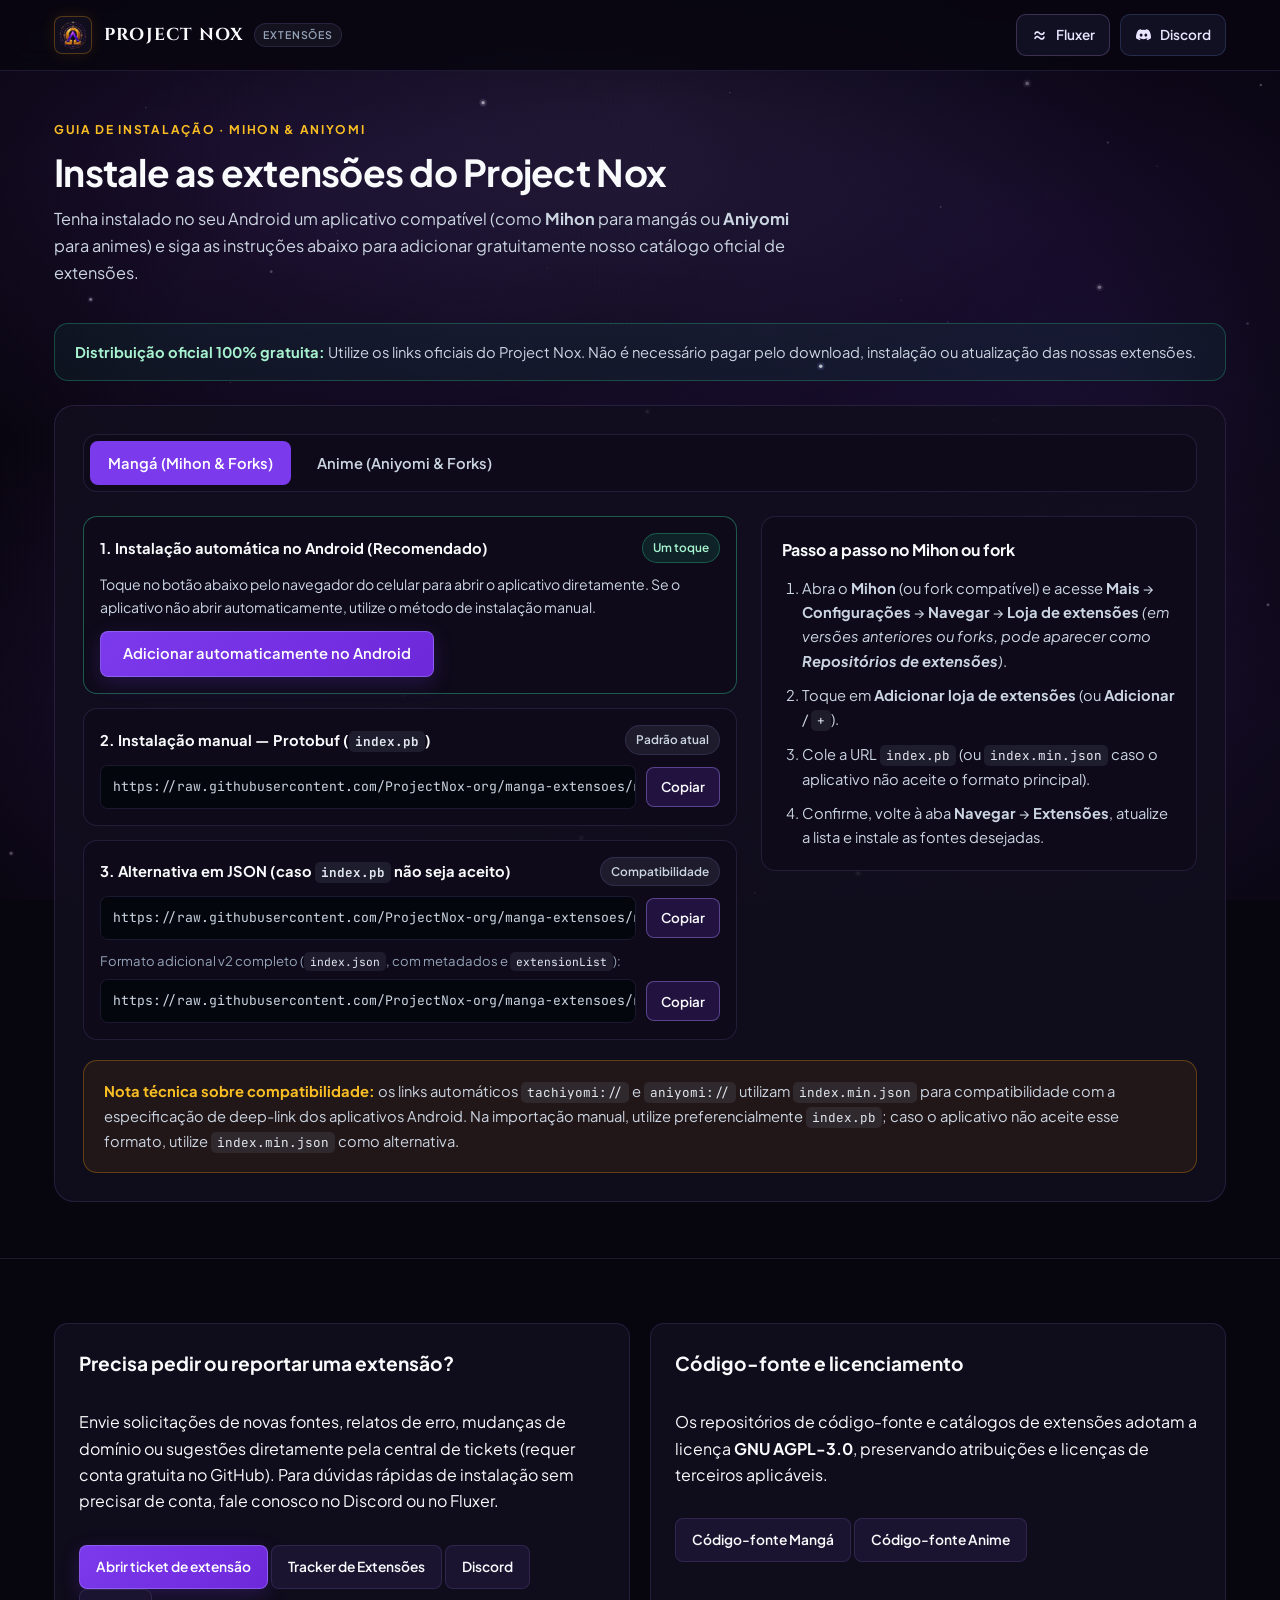
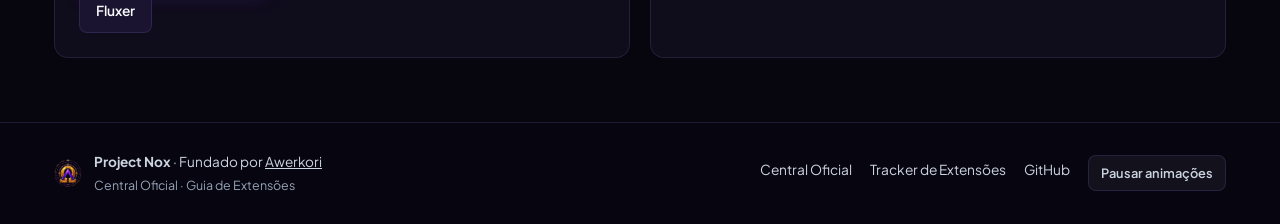
<file: extensoes/index.html>
<!doctype html>
<html lang="pt-BR">
  <head>
    <meta charset="UTF-8" />
    <meta name="viewport" content="width=device-width, initial-scale=1.0" />
    <meta
      name="description"
      content="Instale gratuitamente os catálogos oficiais de extensões do Project Nox para Mihon, Aniyomi e aplicativos compatíveis."
    />
    <link rel="canonical" href="https://projectnox-org.github.io/extensoes/" />
    <meta property="og:title" content="Instale as extensões do Project Nox" />
    <meta
      property="og:description"
      content="Escolha seu aplicativo e siga as instruções para adicionar gratuitamente o catálogo oficial de extensões do Project Nox."
    />
    <meta property="og:type" content="website" />
    <meta property="og:url" content="https://projectnox-org.github.io/extensoes/" />
    <meta property="og:image" content="https://projectnox-org.github.io/assets/brand/nox-og.png?v=8.0.0" />
    <meta name="theme-color" content="#04060d" />

    <link rel="icon" href="../favicon.ico?v=8.1.0" sizes="any" />
    <link rel="icon" href="../assets/favicon-32x32.png?v=8.1.0" type="image/png" sizes="32x32" />
    <link rel="icon" href="../assets/favicon-16x16.png?v=8.1.0" type="image/png" sizes="16x16" />
    <link rel="apple-touch-icon" href="../assets/apple-touch-icon.png?v=8.1.0" sizes="180x180" />

    <link rel="preconnect" href="https://fonts.googleapis.com" />
    <link rel="preconnect" href="https://fonts.gstatic.com" crossorigin />
    <link
      href="https://fonts.googleapis.com/css2?family=Plus+Jakarta+Sans:wght@400;500;600;700&family=Cinzel:wght@700&family=JetBrains+Mono:wght@400;500;600&display=swap"
      rel="stylesheet"
    />

    <script>document.documentElement.classList.add('js');</script>
    <link rel="stylesheet" href="../styles.css?v=7.3.0" />
    <title>Instale as extensões — Project Nox</title>
  </head>
  <body>
    <a class="skip-link" href="#conteudo-principal">Pular para o conteúdo</a>
    <div class="particle-system" id="particle-system" aria-hidden="true">
      <div class="ambient-mesh"></div>
      <div class="ambient-glow glow-top"></div>
      <div class="ambient-glow glow-side"></div>
      <div class="ambient-glow glow-bottom-left"></div>
      <canvas class="particle-canvas"></canvas>
      <div class="night-vignette"></div>
    </div>

    <div class="app-shell">
      <header class="site-header">
        <div class="container header-inner">
          <a class="brand" href="../" aria-label="Project Nox — Extensões (voltar à Central Oficial)">
            <span class="brand-mark">
              <img src="../assets/brand/nox-emblem.webp?v=8.1.0" alt="" width="28" height="28" />
            </span>
            <span class="brand-title-row">
              <span class="brand-name">PROJECT NOX</span>
              <span class="brand-badge">Extensões</span>
            </span>
          </a>

          <div class="header-community-group" aria-label="Comunidades oficiais">
            <a
              class="header-community-btn fluxer-btn"
              href="https://web.canary.fluxer.app/invite/q456UCVt"
              target="_blank"
              rel="noopener noreferrer"
              aria-label="Fluxer Oficial"
              title="Fluxer Oficial"
            >
              <svg viewBox="0 0 512 512" fill="none" class="community-svg" aria-hidden="true">
                <path d="M187.53 266.057C171.987 266.057 157.206 269.562 143.187 276.571C129.321 283.581 118.044 294.781 109.359 310.171C103.743 320.3 100.041 332.574 98.2529 346.993C96.5986 360.334 107.829 371.2 121.271 371.2C135.049 371.2 145.336 359.626 148.673 346.259C150.564 338.68 153.612 332.67 157.815 328.229C165.891 319.695 176.101 315.429 188.444 315.429C196.673 315.429 204.216 317.486 211.073 321.6C217.93 325.562 226.844 332.343 237.815 341.943C254.577 356.724 269.359 367.467 282.159 374.171C294.959 380.724 309.13 384 324.673 384C340.216 384 354.997 380.495 369.016 373.486C383.035 366.476 394.387 355.276 403.073 339.886C408.811 329.718 412.521 317.389 414.202 302.899C415.745 289.597 404.498 278.857 391.106 278.857C377.243 278.858 366.904 290.561 363.218 303.927C361.421 310.442 358.706 315.952 355.073 320.457C347.454 329.905 337.016 334.629 323.759 334.629C315.53 334.629 308.063 332.647 301.359 328.686C294.806 324.571 285.816 317.714 274.387 308.114C257.473 293.943 242.615 283.429 229.815 276.571C217.168 269.562 203.073 266.057 187.53 266.057Z" fill="currentColor"/>
                <path d="M187.53 128C171.987 128 157.206 131.505 143.187 138.514C129.321 145.524 118.044 156.724 109.359 172.114C103.743 182.243 100.041 194.517 98.2529 208.935C96.5985 222.276 107.829 233.142 121.271 233.143C135.049 233.143 145.336 221.569 148.673 208.202C150.564 200.623 153.612 194.613 157.815 190.171C165.891 181.638 176.101 177.371 188.444 177.371C196.673 177.371 204.216 179.429 211.073 183.543C217.93 187.505 226.844 194.286 237.815 203.886C254.577 218.667 269.359 229.41 282.159 236.114C294.959 242.667 309.13 245.943 324.673 245.943C340.216 245.943 354.997 242.438 369.016 235.429C383.035 228.419 394.387 217.219 403.073 201.829C408.811 191.661 412.521 179.332 414.202 164.842C415.745 151.539 404.498 140.8 391.106 140.8C377.243 140.8 366.904 152.504 363.218 165.87C361.421 172.385 358.706 177.895 355.073 182.4C347.454 191.848 337.016 196.571 323.759 196.571C315.53 196.571 308.063 194.59 301.359 190.629C294.806 186.514 285.816 179.657 274.387 170.057C257.473 155.886 242.615 145.371 229.815 138.514C217.168 131.505 203.073 128 187.53 128Z" fill="currentColor"/>
              </svg>
              <span class="community-btn-text">Fluxer</span>
            </a>
            <a
              class="header-community-btn discord-btn"
              href="https://discord.com/invite/qNAMYUEmGj"
              target="_blank"
              rel="noopener noreferrer"
              aria-label="Discord Oficial"
              title="Discord Oficial"
            >
              <svg viewBox="0 0 24 24" fill="currentColor" class="community-svg" aria-hidden="true">
                <path d="M19.54 4.46A16.5 16.5 0 0 0 15.4 3.2l-.5 1.02a15.3 15.3 0 0 0-5.8 0L8.6 3.2a16.5 16.5 0 0 0-4.14 1.26C1.84 8.4 1.13 12.24 1.48 16.03A16.65 16.65 0 0 0 6.56 18.6l1.23-1.68a10.33 10.33 0 0 1-1.94-.93l.47-.36a11.92 11.92 0 0 0 11.36 0l.47.36c-.62.37-1.27.69-1.94.93l1.23 1.68a16.62 16.62 0 0 0 5.08-2.57c.41-4.4-.7-8.2-2.98-11.57ZM8.68 13.7c-1.1 0-2-1.01-2-2.25s.88-2.25 2-2.25 2.02 1.01 2 2.25c0 1.24-.88 2.25-2 2.25Zm6.64 0c-1.1 0-2-1.01-2-2.25s.88-2.25 2-2.25 2.02 1.01 2 2.25c0 1.24-.88 2.25-2 2.25Z"/>
              </svg>
              <span class="community-btn-text">Discord</span>
            </a>
          </div>
        </div>
      </header>

      <main id="conteudo-principal">
        <section style="padding-block: 44px 56px;" aria-labelledby="ext-title">
          <div class="container">
            <div class="section-header">
              <span class="eyebrow">GUIA DE INSTALAÇÃO · MIHON &amp; ANIYOMI</span>
              <h1 class="section-title" id="ext-title">Instale as extensões do Project Nox</h1>
              <p class="section-desc">
                Tenha instalado no seu Android um aplicativo compatível (como <strong>Mihon</strong> para mangás ou <strong>Aniyomi</strong> para animes) e siga as instruções abaixo para adicionar gratuitamente nosso catálogo oficial de extensões.
              </p>
            </div>

            <div class="agpl-free-note" style="margin-top: 0; margin-bottom: 24px;">
              <strong>Distribuição oficial 100% gratuita:</strong> Utilize os links oficiais do Project Nox. Não é necessário pagar pelo download, instalação ou atualização das nossas extensões.
            </div>

            <div class="sr-only" id="copy-status" aria-live="polite"></div>

            <div class="install-shell">
              <div class="tab-bar" role="tablist" aria-label="Selecionar aplicativo de extensões">
                <button class="tab-btn" role="tab" id="tab-manga" aria-selected="true" aria-controls="panel-manga" type="button">
                  Mangá (Mihon &amp; Forks)
                </button>
                <button class="tab-btn" role="tab" id="tab-anime" aria-selected="false" aria-controls="panel-anime" tabindex="-1" type="button">
                  Anime (Aniyomi &amp; Forks)
                </button>
              </div>

              <!-- Painel Mangá -->
              <div class="tab-panel" id="panel-manga" role="tabpanel" aria-labelledby="tab-manga">
                <div class="install-grid" id="mihon">
                  <div class="url-list">
                    <div class="url-item recommended">
                      <div class="url-label-row">
                        <span class="url-label">1. Instalação automática no Android (Recomendado)</span>
                        <span class="pill green">Um toque</span>
                      </div>
                      <p style="margin: 0 0 12px; font-size: 0.88rem; color: var(--text-secondary);">
                        Toque no botão abaixo pelo navegador do celular para abrir o aplicativo diretamente. Se o aplicativo não abrir automaticamente, utilize o método de instalação manual.
                      </p>
                      <a
                        class="button primary"
                        href="tachiyomi://add-repo?url=https%3A%2F%2Fraw.githubusercontent.com%2FProjectNox-org%2Fmanga-extensoes%2Frepo%2Findex.min.json"
                      >
                        Adicionar automaticamente no Android
                      </a>
                    </div>

                    <div class="url-item">
                      <div class="url-label-row">
                        <span class="url-label">2. Instalação manual — Protobuf (<code>index.pb</code>)</span>
                        <span class="pill">Padrão atual</span>
                      </div>
                      <div class="copy-row">
                        <code class="copy-code" tabindex="0">https://raw.githubusercontent.com/ProjectNox-org/manga-extensoes/repo/index.pb</code>
                        <button
                          class="copy-btn"
                          type="button"
                          data-copy="https://raw.githubusercontent.com/ProjectNox-org/manga-extensoes/repo/index.pb"
                        >
                          Copiar
                        </button>
                      </div>
                    </div>

                    <div class="url-item">
                      <div class="url-label-row">
                        <span class="url-label">3. Alternativa em JSON (caso <code>index.pb</code> não seja aceito)</span>
                        <span class="pill">Compatibilidade</span>
                      </div>
                      <div class="copy-row" style="margin-bottom: 10px;">
                        <code class="copy-code" tabindex="0">https://raw.githubusercontent.com/ProjectNox-org/manga-extensoes/repo/index.min.json</code>
                        <button
                          class="copy-btn"
                          type="button"
                          data-copy="https://raw.githubusercontent.com/ProjectNox-org/manga-extensoes/repo/index.min.json"
                        >
                          Copiar
                        </button>
                      </div>
                      <p style="margin: 0 0 8px; font-size: 0.82rem; color: var(--text-muted);">
                        Formato adicional v2 completo (<code>index.json</code>, com metadados e <code>extensionList</code>):
                      </p>
                      <div class="copy-row">
                        <code class="copy-code" tabindex="0">https://raw.githubusercontent.com/ProjectNox-org/manga-extensoes/repo/index.json</code>
                        <button
                          class="copy-btn"
                          type="button"
                          data-copy="https://raw.githubusercontent.com/ProjectNox-org/manga-extensoes/repo/index.json"
                        >
                          Copiar
                        </button>
                      </div>
                    </div>
                  </div>

                  <div class="steps-box">
                    <h2>Passo a passo no Mihon ou fork</h2>
                    <ol class="step-list">
                      <li>Abra o <strong>Mihon</strong> (ou fork compatível) e acesse <strong>Mais</strong> → <strong>Configurações</strong> → <strong>Navegar</strong> → <strong>Loja de extensões</strong> <em>(em versões anteriores ou forks, pode aparecer como <strong>Repositórios de extensões</strong>)</em>.</li>
                      <li>Toque em <strong>Adicionar loja de extensões</strong> (ou <strong>Adicionar</strong> / <code>+</code>).</li>
                      <li>Cole a URL <code>index.pb</code> (ou <code>index.min.json</code> caso o aplicativo não aceite o formato principal).</li>
                      <li>Confirme, volte à aba <strong>Navegar</strong> → <strong>Extensões</strong>, atualize a lista e instale as fontes desejadas.</li>
                    </ol>
                  </div>
                </div>
              </div>

              <!-- Painel Anime (sem atributo hidden no HTML para funcionar sem JavaScript) -->
              <div class="tab-panel" id="panel-anime" role="tabpanel" aria-labelledby="tab-anime">
                <div class="install-grid" id="aniyomi">
                  <div class="url-list">
                    <div class="url-item recommended">
                      <div class="url-label-row">
                        <span class="url-label">1. Instalação automática no Android (Recomendado)</span>
                        <span class="pill green">Um toque</span>
                      </div>
                      <p style="margin: 0 0 12px; font-size: 0.88rem; color: var(--text-secondary);">
                        Toque no botão abaixo pelo navegador do celular para abrir o Aniyomi diretamente. Se o aplicativo não abrir automaticamente, utilize o método de instalação manual.
                      </p>
                      <a
                        class="button primary"
                        href="aniyomi://add-repo?url=https%3A%2F%2Fraw.githubusercontent.com%2FProjectNox-org%2Fanime-extensoes%2Frepo%2Findex.min.json"
                      >
                        Adicionar automaticamente no Android
                      </a>
                    </div>

                    <div class="url-item">
                      <div class="url-label-row">
                        <span class="url-label">2. Instalação manual — Protobuf (<code>index.pb</code>)</span>
                        <span class="pill">Padrão atual</span>
                      </div>
                      <div class="copy-row">
                        <code class="copy-code" tabindex="0">https://raw.githubusercontent.com/ProjectNox-org/anime-extensoes/repo/index.pb</code>
                        <button
                          class="copy-btn"
                          type="button"
                          data-copy="https://raw.githubusercontent.com/ProjectNox-org/anime-extensoes/repo/index.pb"
                        >
                          Copiar
                        </button>
                      </div>
                    </div>

                    <div class="url-item">
                      <div class="url-label-row">
                        <span class="url-label">3. Alternativa em JSON (caso <code>index.pb</code> não seja aceito)</span>
                        <span class="pill">Compatibilidade</span>
                      </div>
                      <div class="copy-row" style="margin-bottom: 10px;">
                        <code class="copy-code" tabindex="0">https://raw.githubusercontent.com/ProjectNox-org/anime-extensoes/repo/index.min.json</code>
                        <button
                          class="copy-btn"
                          type="button"
                          data-copy="https://raw.githubusercontent.com/ProjectNox-org/anime-extensoes/repo/index.min.json"
                        >
                          Copiar
                        </button>
                      </div>
                      <p style="margin: 0; font-size: 0.82rem; color: var(--text-muted); overflow-wrap: anywhere;">
                        Arquivo adicional do catálogo legado (não recomendado para importação manual padrão; prefira <code>index.pb</code> ou <code>index.min.json</code>): <a href="https://raw.githubusercontent.com/ProjectNox-org/anime-extensoes/repo/index.json" target="_blank" rel="noopener noreferrer" style="color: var(--text-secondary);"><code>https://raw.githubusercontent.com/ProjectNox-org/anime-extensoes/repo/index.json</code></a>
                      </p>
                    </div>
                  </div>

                  <div class="steps-box">
                    <h2>Passo a passo no Aniyomi ou fork</h2>
                    <ol class="step-list">
                      <li>Abra o <strong>Aniyomi</strong> e vá em <strong>Mais</strong> → <strong>Configurações</strong> → <strong>Navegar</strong> → <strong>Repositório de extensões de anime</strong> <em>(no <strong>Anikku</strong> e em alguns forks, aparece como <strong>Repositórios de extensões</strong>)</em>.</li>
                      <li>Toque em <strong>Adicionar</strong> (<code>+</code>).</li>
                      <li>Cole a URL <code>index.pb</code> (ou <code>index.min.json</code> caso o aplicativo não aceite o formato principal).</li>
                      <li>Confirme, volte à aba <strong>Navegar</strong> → <strong>Extensões de Anime</strong> (ou <strong>Extensões</strong>), atualize a lista e confie nos pacotes assinados do Project Nox.</li>
                    </ol>
                  </div>
                </div>
              </div>

              <div class="callout">
                <strong>Nota técnica sobre compatibilidade:</strong> os links automáticos <code>tachiyomi://</code> e <code>aniyomi://</code> utilizam <code>index.min.json</code> para compatibilidade com a especificação de deep-link dos aplicativos Android. Na importação manual, utilize preferencialmente <code>index.pb</code>; caso o aplicativo não aceite esse formato, utilize <code>index.min.json</code> como alternativa.
              </div>
            </div>
          </div>
        </section>

        <section class="section-suporte" aria-labelledby="ext-support-title">
          <div class="container">
            <div class="grid-2">
              <article class="card">
                <h2 id="ext-support-title" style="margin:0;font-size:1.2rem;">Precisa pedir ou reportar uma extensão?</h2>
                <p>
                  Envie solicitações de novas fontes, relatos de erro, mudanças de domínio ou sugestões diretamente pela central de tickets (requer conta gratuita no GitHub). Para dúvidas rápidas de instalação sem precisar de conta, fale conosco no Discord ou no Fluxer.
                </p>
                <div class="card-actions">
                  <a
                    class="button primary sm"
                    href="https://github.com/ProjectNox-org/project-nox-requests/issues/new/choose"
                    target="_blank"
                    rel="noopener noreferrer"
                  >
                    Abrir ticket de extensão
                  </a>
                  <a class="button secondary sm" href="https://projectnox-org.github.io/project-nox-tracker/">
                    Tracker de Extensões
                  </a>
                  <a
                    class="button secondary sm"
                    href="https://discord.com/invite/qNAMYUEmGj"
                    target="_blank"
                    rel="noopener noreferrer"
                  >
                    Discord
                  </a>
                  <a
                    class="button secondary sm"
                    href="https://web.canary.fluxer.app/invite/q456UCVt"
                    target="_blank"
                    rel="noopener noreferrer"
                  >
                    Fluxer
                  </a>
                </div>
              </article>

              <article class="card">
                <h2 style="margin:0;font-size:1.2rem;">Código-fonte e licenciamento</h2>
                <p>
                  Os repositórios de código-fonte e catálogos de extensões adotam a licença <strong>GNU AGPL-3.0</strong>, preservando atribuições e licenças de terceiros aplicáveis.
                </p>
                <div class="card-actions">
                  <a
                    class="button secondary sm"
                    href="https://github.com/ProjectNox-org/manga-fonte-extensoes"
                    target="_blank"
                    rel="noopener noreferrer"
                  >
                    Código-fonte Mangá
                  </a>
                  <a
                    class="button secondary sm"
                    href="https://github.com/ProjectNox-org/anime-fonte-extensoes"
                    target="_blank"
                    rel="noopener noreferrer"
                  >
                    Código-fonte Anime
                  </a>
                </div>
              </article>
            </div>
          </div>
        </section>
      </main>

      <footer class="site-footer">
        <div class="container footer-inner">
          <div class="footer-brand">
            <img src="../assets/brand/nox-emblem.webp?v=8.1.0" alt="" width="28" height="28" />
            <div class="footer-meta">
              <span><strong>Project Nox</strong> · Fundado por <a href="https://github.com/Awerkori" target="_blank" rel="noopener noreferrer" style="color: inherit;">Awerkori</a></span>
              <span class="footer-sub">Central Oficial · Guia de Extensões</span>
            </div>
          </div>

          <nav class="footer-links" aria-label="Links essenciais">
            <a href="../">Central Oficial</a>
            <a href="https://projectnox-org.github.io/project-nox-tracker/">Tracker de Extensões</a>
            <a href="https://github.com/ProjectNox-org" target="_blank" rel="noopener noreferrer">GitHub</a>
            <button class="motion-toggle" id="motion-toggle" type="button" aria-pressed="false">
              Pausar animações
            </button>
          </nav>
        </div>
      </footer>
    </div>

    <script src="../particles.js?v=1.0.0" defer></script>
    <script src="../app.js?v=7.1.0" defer></script>
  </body>
</html>
</file>
<file: styles.css>
/* Project Nox — Central Oficial v4 (Artistic Direction & Premium Finish) */
:root {
  --bg-base: #07050d;
  --bg-surface: #0e0a19;
  --bg-surface-alt: #120d20;
  --bg-card: rgba(18, 14, 30, 0.88);
  --bg-card-hover: rgba(26, 20, 44, 0.94);
  --bg-elevated: #1b1430;

  --text-primary: #f8fafc;
  --text-secondary: #cbd5e1;
  --text-muted: #94a3b8;

  /* Purposeful Chromatic System: Violet = Interaction/Tech, Gold = Institution/Open Source, Green = Semantic Positive */
  --accent-violet: #7c3aed;
  --accent-violet-hover: #6d28d9;
  --accent-violet-soft: #a78bfa;
  --accent-gold: #f59e0b;
  --accent-gold-hover: #fbbf24;
  --accent-gold-text: #fbbf24;
  --accent-green: #34d399;

  --border-subtle: rgba(167, 139, 250, 0.14);
  --border-strong: rgba(167, 139, 250, 0.42);
  --border-gold: rgba(245, 158, 11, 0.3);

  --radius-sm: 8px;
  --radius-md: 14px;
  --radius-lg: 20px;
  --radius-pill: 999px;

  --font-sans: 'Plus Jakarta Sans', -apple-system, BlinkMacSystemFont, 'Segoe UI', Roboto, sans-serif;
  --font-display: 'Cinzel', Georgia, serif;
  --font-mono: 'JetBrains Mono', ui-monospace, SFMono-Regular, Menlo, Consolas, monospace;

  --container-max: 1220px;
  --header-height: 70px;

  /* Unified Motion Tokens */
  --dur-press: 110ms;
  --dur-hover: 180ms;
  --dur-state: 220ms;
  --ease-out: cubic-bezier(0.22, 1, 0.36, 1);
}

*,
*::before,
*::after {
  box-sizing: border-box;
}

html {
  scroll-behavior: smooth;
  color-scheme: dark;
}

@media (prefers-reduced-motion: reduce) {
  html {
    scroll-behavior: auto;
  }
  *,
  *::before,
  *::after {
    animation-duration: 0.01ms !important;
    animation-iteration-count: 1 !important;
    transition-duration: 0.01ms !important;
  }
}

html[data-motion="paused"] *,
html[data-motion="paused"] *::before,
html[data-motion="paused"] *::after {
  animation-play-state: paused !important;
}

body {
  margin: 0;
  min-height: 100vh;
  background-color: var(--bg-base);
  color: var(--text-primary);
  font-family: var(--font-sans);
  font-size: 1rem;
  line-height: 1.65;
  -webkit-font-smoothing: antialiased;
  overflow-x: hidden;
}

html[data-motion="paused"] .particle-canvas {
  display: none;
}

@media (prefers-reduced-motion: reduce) {
  .particle-canvas {
    display: none;
  }
}

/* Tier 1: Global Cosmic Deep Space Backdrop (Canonical Project Nox Tracker b4e66a1) */
.particle-system {
  position: fixed;
  inset: 0;
  width: 100%;
  height: 100%;
  z-index: 0;
  pointer-events: none;
  overflow: hidden;
  contain: strict;
  background: linear-gradient(145deg, #090611 0%, #07050d 48%, #0d0916 100%);
}

.ambient-mesh {
  position: absolute;
  inset: 0;
  background:
    radial-gradient(ellipse 52% 38% at 50% 20%, rgba(226, 217, 245, 0.045) 0%, transparent 70%),
    radial-gradient(ellipse 68% 54% at 14% 16%, rgba(103, 51, 168, 0.22) 0%, transparent 65%),
    radial-gradient(ellipse 64% 58% at 86% 24%, rgba(73, 33, 133, 0.24) 0%, transparent 65%),
    radial-gradient(ellipse 75% 60% at 50% 52%, rgba(124, 58, 237, 0.13) 0%, transparent 70%),
    radial-gradient(ellipse 68% 58% at 18% 84%, rgba(92, 43, 154, 0.20) 0%, transparent 65%),
    radial-gradient(ellipse 65% 56% at 85% 88%, rgba(67, 31, 119, 0.20) 0%, transparent 65%);
}

.ambient-glow {
  position: absolute;
  border-radius: 50%;
  opacity: 0.75;
  pointer-events: none;
}

.glow-top {
  width: min(1000px, 120vw);
  height: 520px;
  top: -160px;
  left: 50%;
  transform: translateX(-50%);
  background: radial-gradient(ellipse at center, rgba(139, 92, 246, 0.12) 0%, rgba(99, 102, 241, 0.05) 42%, transparent 72%);
}

.glow-side {
  width: 680px;
  height: 680px;
  top: 28%;
  right: -180px;
  background: radial-gradient(circle, rgba(147, 51, 234, 0.10) 0%, rgba(79, 70, 229, 0.04) 48%, transparent 74%);
}

.glow-bottom-left {
  width: 680px;
  height: 680px;
  bottom: -160px;
  left: -140px;
  background: radial-gradient(circle, rgba(124, 58, 237, 0.10) 0%, rgba(48, 23, 75, 0.05) 52%, transparent 74%);
}

.particle-canvas {
  position: absolute;
  inset: 0;
  width: 100%;
  height: 100%;
  display: block;
}

.night-vignette {
  position: absolute;
  inset: 0;
  background: radial-gradient(ellipse at center, transparent 54%, rgba(4, 3, 9, 0.52) 100%);
}

.app-shell {
  position: relative;
  z-index: 1;
  display: flex;
  flex-direction: column;
  min-height: 100vh;
}

.container {
  width: 100%;
  max-width: var(--container-max);
  margin-inline: auto;
  padding-inline: 24px;
}

/* Accessibility */
.skip-link {
  position: absolute;
  left: -9999px;
  top: 0;
  z-index: 1000;
  padding: 12px 18px;
  background: var(--accent-violet);
  color: #ffffff;
  font-weight: 700;
  border-radius: 0 0 var(--radius-sm) 0;
  text-decoration: none;
}

.skip-link:focus {
  left: 0;
}

:focus-visible {
  outline: 2px solid var(--accent-gold-hover);
  outline-offset: 3px;
}

.sr-only {
  position: absolute;
  width: 1px;
  height: 1px;
  padding: 0;
  margin: -1px;
  overflow: hidden;
  clip: rect(0, 0, 0, 0);
  white-space: nowrap;
  border: 0;
}

/* Header */
.site-header {
  position: sticky;
  top: 0;
  z-index: 50;
  background: rgba(9, 6, 17, 0.88);
  backdrop-filter: blur(14px);
  -webkit-backdrop-filter: blur(14px);
  border-bottom: 1px solid var(--border-subtle);
}

.header-inner {
  display: flex;
  align-items: center;
  justify-content: space-between;
  gap: 16px;
  min-height: var(--header-height);
}

.brand {
  display: inline-flex;
  align-items: center;
  gap: 12px;
  text-decoration: none;
  color: var(--text-primary);
  min-width: 0;
  flex: 1 1 auto;
}

.brand-mark {
  width: 38px;
  height: 38px;
  border-radius: var(--radius-sm);
  display: grid;
  place-items: center;
  background: rgba(18, 14, 30, 0.94);
  border: 1px solid var(--border-gold);
  box-shadow: 0 0 16px rgba(245, 158, 11, 0.12);
  overflow: hidden;
  flex-shrink: 0;
}

.brand-mark img {
  width: 28px;
  height: 28px;
  object-fit: contain;
  display: block;
}

.brand-title-row {
  display: flex;
  align-items: center;
  gap: 10px;
  min-width: 0;
}

.brand-name {
  font-family: var(--font-display);
  font-weight: 700;
  font-size: 1.08rem;
  letter-spacing: 0.07em;
  color: var(--text-primary);
  white-space: nowrap;
}

.brand-badge {
  font-size: 0.66rem;
  font-weight: 600;
  letter-spacing: 0.08em;
  text-transform: uppercase;
  padding: 2px 8px;
  border-radius: var(--radius-pill);
  color: var(--text-muted);
  background: rgba(148, 163, 184, 0.08);
  border: 1px solid var(--border-subtle);
  white-space: nowrap;
}

/* Official Header Community Buttons (adapted from Project Nox Manga) */
.header-community-group {
  display: flex;
  align-items: center;
  gap: 10px;
  flex-shrink: 0;
}

.header-community-btn {
  display: inline-flex;
  align-items: center;
  justify-content: center;
  gap: 8px;
  min-height: 42px;
  padding: 0 14px;
  border-radius: 10px;
  border: 1px solid rgba(255, 255, 255, 0.1);
  font-size: 0.85rem;
  font-weight: 600;
  text-decoration: none;
  cursor: pointer;
  transition:
    transform var(--dur-hover) var(--ease-out),
    border-color var(--dur-hover) var(--ease-out),
    background-color var(--dur-hover) var(--ease-out),
    color var(--dur-hover) var(--ease-out),
    box-shadow var(--dur-hover) var(--ease-out);
}

.header-community-btn .community-svg {
  width: 17px;
  height: 17px;
  flex-shrink: 0;
}

.header-community-btn.fluxer-btn {
  background: rgba(22, 21, 44, 0.72);
  color: #e9e4ff;
  border-color: rgba(214, 162, 255, 0.22);
}

.header-community-btn.fluxer-btn:hover {
  border-color: #d6a2ff;
  background: rgba(162, 107, 222, 0.2);
  color: #f1dcff;
  transform: translateY(-1px);
  box-shadow: 0 0 14px rgba(214, 162, 255, 0.22);
}

.header-community-btn.discord-btn {
  background: rgba(22, 21, 44, 0.72);
  color: #e9e4ff;
  border-color: rgba(114, 137, 218, 0.22);
}

.header-community-btn.discord-btn:hover {
  border-color: #7289da;
  background: rgba(88, 101, 242, 0.2);
  color: #cbd5ff;
  transform: translateY(-1px);
  box-shadow: 0 0 14px rgba(114, 137, 218, 0.22);
}

.header-community-btn:active {
  transform: translateY(0);
  transition-duration: var(--dur-press);
}

/* Buttons */
.button {
  display: inline-flex;
  align-items: center;
  justify-content: center;
  gap: 8px;
  min-height: 46px;
  padding: 10px 22px;
  border-radius: var(--radius-sm);
  font-family: var(--font-sans);
  font-size: 0.92rem;
  font-weight: 600;
  line-height: 1.2;
  text-decoration: none;
  cursor: pointer;
  border: 1px solid transparent;
  transition:
    transform var(--dur-hover) var(--ease-out),
    background-color var(--dur-hover) var(--ease-out),
    border-color var(--dur-hover) var(--ease-out),
    box-shadow var(--dur-hover) var(--ease-out);
  white-space: nowrap;
}

.button:hover {
  transform: translateY(-1px);
}

.button:active {
  transform: translateY(0);
  transition-duration: var(--dur-press);
}

.button.sm {
  min-height: 44px;
  padding: 8px 16px;
  font-size: 0.86rem;
}

.button.primary {
  background: linear-gradient(135deg, #7c3aed 0%, #6d28d9 100%);
  color: #ffffff;
  border-color: rgba(167, 139, 250, 0.45);
  box-shadow: 0 6px 20px rgba(124, 58, 237, 0.22);
}

.button.primary:hover {
  background: linear-gradient(135deg, #8b5cf6 0%, #7c3aed 100%);
  box-shadow: 0 8px 24px rgba(124, 58, 237, 0.34);
}

.button.gold {
  background: linear-gradient(135deg, #fbbf24 0%, #f59e0b 100%);
  color: #04060d;
  font-weight: 700;
  box-shadow: 0 6px 20px rgba(245, 158, 11, 0.18);
}

.button.gold:hover {
  background: linear-gradient(135deg, #fcd34d 0%, #fbbf24 100%);
  box-shadow: 0 8px 24px rgba(245, 158, 11, 0.3);
}

.button.secondary {
  background: var(--bg-elevated);
  color: var(--text-primary);
  border-color: var(--border-subtle);
}

.button.secondary:hover {
  background: #1d2848;
  border-color: var(--border-strong);
}

/* Main & Section Rhythm */
main {
  flex: 1;
}

section[id] {
  scroll-margin-top: 82px;
}

.section-header {
  max-width: 740px;
  margin-bottom: 36px;
}

.eyebrow {
  display: inline-block;
  font-size: 0.75rem;
  font-weight: 700;
  letter-spacing: 0.14em;
  text-transform: uppercase;
  color: var(--accent-gold-text);
  margin-bottom: 10px;
}

.section-title {
  margin: 0 0 12px;
  font-size: clamp(1.65rem, 2.9vw, 2.35rem);
  font-weight: 700;
  letter-spacing: -0.02em;
  line-height: 1.2;
  color: var(--text-primary);
  text-wrap: balance;
}

.section-desc {
  margin: 0;
  color: var(--text-secondary);
  font-size: 1.02rem;
  max-width: 64ch;
}

/* Varied Section Atmospheres & Dividers */
.hero-stage {
  padding-block: 32px 72px;
}

.section-historia {
  padding-block: 80px;
  border-top: 1px solid var(--border-subtle);
}

.section-agpl {
  position: relative;
  padding-block: 88px;
}

.section-agpl::before {
  content: '';
  position: absolute;
  top: 0;
  left: 50%;
  transform: translateX(-50%);
  width: min(100%, var(--container-max));
  height: 1px;
  background: linear-gradient(90deg, transparent, rgba(245, 158, 11, 0.35), transparent);
}

.section-repos {
  padding-block: 72px;
  border-top: 1px solid var(--border-subtle);
}

.section-suporte {
  padding-block: 64px;
  border-top: 1px solid var(--border-subtle);
}

.section-closing {
  position: relative;
  padding-block: 56px 64px;
  overflow: hidden;
  border-top: 1px solid var(--border-subtle);
}

/* Banner & Institutional Opening */
.banner-showcase {
  position: relative;
  border-radius: var(--radius-lg);
  padding: 1px;
  background: linear-gradient(125deg, rgba(245, 158, 11, 0.32), rgba(167, 139, 250, 0.32) 55%, rgba(56, 189, 248, 0.2));
  box-shadow: 0 18px 48px rgba(2, 4, 12, 0.58);
}

.banner-inner {
  border-radius: calc(var(--radius-lg) - 1px);
  overflow: hidden;
  background: #08050e;
}

.banner-inner picture,
.banner-inner img {
  display: block;
  width: 100%;
  height: auto;
}

.hero-intro {
  max-width: 820px;
  margin: 36px auto 0;
  text-align: center;
  display: flex;
  flex-direction: column;
  align-items: center;
}

.hero-intro-title {
  margin: 0 0 16px;
  font-size: clamp(1.9rem, 4.4vw, 3.45rem);
  font-weight: 700;
  letter-spacing: -0.025em;
  line-height: 1.12;
  color: var(--text-primary);
  text-wrap: balance;
}

.hero-accent {
  font-family: var(--font-display);
  font-weight: 700;
  color: var(--accent-gold-text);
  letter-spacing: 0.02em;
}

.hero-intro-desc {
  margin: 0 0 28px;
  font-size: clamp(1rem, 1.3vw, 1.12rem);
  line-height: 1.7;
  color: var(--text-secondary);
  max-width: 60ch;
}

.hero-founder-strip {
  margin-top: 12px;
  display: inline-flex;
  flex-wrap: wrap;
  align-items: center;
  justify-content: center;
  gap: 8px 14px;
  font-size: 0.86rem;
  color: var(--text-muted);
}

.hero-founder-strip a {
  color: var(--text-secondary);
  text-decoration: none;
  font-weight: 600;
}

.hero-founder-strip a:hover {
  color: var(--accent-gold-text);
}

/* Intent-Oriented 3-Path Strip (Two Audiences, One Central) */
.intent-strip {
  margin-top: 30px;
  width: 100%;
  display: grid;
  grid-template-columns: repeat(3, minmax(0, 1fr));
  gap: 14px;
  text-align: left;
}

.intent-card {
  display: flex;
  flex-direction: column;
  gap: 8px;
  padding: 18px 20px;
  border-radius: var(--radius-md);
  background: rgba(12, 18, 34, 0.82);
  border: 1px solid var(--border-subtle);
  transition: border-color var(--dur-hover) var(--ease-out), background-color var(--dur-hover) var(--ease-out);
}

.intent-card:hover {
  border-color: var(--border-strong);
  background: rgba(16, 23, 44, 0.94);
}

.intent-head {
  display: flex;
  align-items: center;
  gap: 10px;
}

.intent-icon {
  width: 32px;
  height: 32px;
  border-radius: 8px;
  display: grid;
  place-items: center;
  background: rgba(124, 58, 237, 0.14);
  color: var(--accent-violet-soft);
  flex-shrink: 0;
}

.intent-head h2 {
  margin: 0;
  font-size: 0.92rem;
  line-height: 1.3;
  letter-spacing: -0.018em;
  font-weight: 700;
  color: var(--text-primary);
}

.intent-card p {
  margin: 0;
  font-size: 0.88rem;
  line-height: 1.5;
  color: var(--text-secondary);
}

.intent-links {
  margin-top: auto;
  padding-top: 6px;
  display: flex;
  flex-wrap: wrap;
  gap: 6px 14px;
}

.intent-link {
  display: inline-flex;
  align-items: center;
  gap: 4px;
  min-height: 36px;
  font-size: 0.85rem;
  font-weight: 600;
  color: var(--accent-gold-text);
  text-decoration: none;
}

.intent-link:hover {
  color: #fde68a;
  text-decoration: underline;
}

.intent-status-note {
  margin: 0;
  font-size: 0.78rem;
  line-height: 1.4;
  color: var(--text-muted);
  font-style: italic;
}

.repo-status-note {
  margin: 0;
  font-size: 0.8rem;
  color: var(--text-muted);
  font-style: italic;
}

/* Two-Audience Open Source & Free Policy Note */
.agpl-plain {
  padding: 16px 20px;
  border-radius: var(--radius-md);
  background: rgba(124, 58, 237, 0.08);
  border: 1px solid rgba(167, 139, 250, 0.25);
  color: var(--text-primary);
  font-size: 0.96rem;
  margin-bottom: 20px;
}

.agpl-free-note {
  margin-top: 20px;
  padding: 16px 20px;
  border-radius: var(--radius-md);
  background: rgba(16, 185, 129, 0.07);
  border: 1px solid rgba(52, 211, 153, 0.28);
  color: var(--text-secondary);
  font-size: 0.92rem;
}

.agpl-free-note strong {
  color: #a7f3d0;
}

/* Support 3-Step Journey */
.support-journey {
  display: grid;
  grid-template-columns: repeat(3, minmax(0, 1fr));
  gap: 14px;
  margin-bottom: 22px;
}

.journey-step {
  padding: 14px 16px;
  border-radius: var(--radius-sm);
  background: rgba(12, 18, 34, 0.72);
  border: 1px solid var(--border-subtle);
}

.journey-step strong {
  display: block;
  font-size: 0.9rem;
  color: var(--text-primary);
  margin-bottom: 4px;
}

.journey-step span {
  font-size: 0.83rem;
  color: var(--text-muted);
}

.support-note {
  margin-top: 12px;
  font-size: 0.82rem;
  color: var(--text-muted);
}

.contrib-steps {
  margin: 14px 0 0;
  padding: 0;
  list-style: none;
  display: flex;
  flex-wrap: wrap;
  gap: 8px 18px;
  font-size: 0.85rem;
  color: var(--text-muted);
}

.button.is-unavailable,
.button.is-unavailable:hover {
  opacity: 0.6;
  cursor: not-allowed;
  transform: none;
  background: var(--bg-elevated);
  border-color: var(--border-subtle);
}

.motion-toggle {
  background: rgba(148, 163, 184, 0.08);
  border: 1px solid var(--border-subtle);
  color: var(--text-secondary);
  border-radius: var(--radius-sm);
  padding: 6px 12px;
  min-height: 36px;
  font-family: var(--font-sans);
  font-size: 0.8rem;
  font-weight: 600;
  cursor: pointer;
}

.motion-toggle:hover {
  border-color: var(--border-strong);
  color: var(--text-primary);
}

/* Constellation Connected Trajectory (4-column horizontal desktop, vertical spine mobile) */
.constellation-track {
  position: relative;
  display: grid;
  grid-template-columns: repeat(4, minmax(0, 1fr));
  gap: 24px;
}

.constellation-track::before {
  content: '';
  position: absolute;
  top: 21px;
  left: 24px;
  right: 24px;
  height: 1px;
  background: linear-gradient(90deg, rgba(167, 139, 250, 0.55), rgba(245, 158, 11, 0.55) 55%, rgba(167, 139, 250, 0.35));
  pointer-events: none;
}

.trajectory-node {
  position: relative;
  display: flex;
  flex-direction: column;
  gap: 14px;
}

.node-marker {
  position: relative;
  z-index: 1;
  width: 44px;
  height: 44px;
  border-radius: 50%;
  display: grid;
  place-items: center;
  background: var(--bg-surface-alt);
  border: 1px solid rgba(245, 158, 11, 0.48);
  box-shadow: 0 0 18px rgba(124, 58, 237, 0.2);
  font-family: var(--font-mono);
  font-size: 0.85rem;
  font-weight: 700;
  color: var(--accent-gold-text);
}

.trajectory-node:nth-child(odd) .node-marker {
  border-color: rgba(167, 139, 250, 0.5);
  color: var(--accent-violet-soft);
}

.trajectory-body {
  padding: 18px 20px;
  border-radius: var(--radius-md);
  background: var(--bg-card);
  border: 1px solid var(--border-subtle);
  flex: 1;
}

.trajectory-body h3 {
  margin: 0 0 8px;
  font-size: 1.08rem;
  font-weight: 700;
  color: var(--text-primary);
}

.trajectory-body p {
  margin: 0;
  font-size: 0.92rem;
  line-height: 1.6;
  color: var(--text-secondary);
}

/* GNU AGPL-3.0 Institutional Declaration */
.agpl-declaration {
  display: grid;
  grid-template-columns: minmax(0, 1.3fr) minmax(0, 0.7fr);
  gap: 28px;
  align-items: center;
  padding: 28px 32px;
  border-radius: var(--radius-lg);
  background: linear-gradient(145deg, rgba(22, 16, 38, 0.92), rgba(14, 10, 25, 0.96));
  border: 1px solid var(--border-gold);
  margin-bottom: 24px;
}

.agpl-head {
  display: flex;
  align-items: center;
  gap: 14px;
  margin-bottom: 12px;
}

.agpl-emblem {
  width: 44px;
  height: 44px;
  border-radius: var(--radius-sm);
  display: grid;
  place-items: center;
  background: rgba(245, 158, 11, 0.12);
  border: 1px solid rgba(245, 158, 11, 0.35);
  color: var(--accent-gold-text);
  flex-shrink: 0;
}

.agpl-declaration h3 {
  margin: 0;
  font-size: 1.2rem;
  color: var(--text-primary);
}

.agpl-declaration p {
  margin: 0 0 16px;
  color: var(--text-secondary);
  font-size: 0.95rem;
}

.agpl-pillars {
  display: grid;
  grid-template-columns: repeat(2, minmax(0, 1fr));
  gap: 10px;
}

.agpl-pillar {
  display: flex;
  align-items: center;
  gap: 10px;
  padding: 12px 14px;
  border-radius: var(--radius-sm);
  background: rgba(9, 6, 17, 0.6);
  border: 1px solid var(--border-subtle);
  font-weight: 600;
  font-size: 0.9rem;
  color: var(--text-primary);
}

.agpl-pillar svg {
  color: var(--accent-gold-text);
  flex-shrink: 0;
}

.philosophy-strip {
  margin-bottom: 24px;
  border-radius: var(--radius-md);
  overflow: hidden;
  border: 1px solid var(--border-subtle);
  background: rgba(8, 11, 22, 0.9);
  padding: 12px 16px;
}

.philosophy-strip picture,
.philosophy-strip img {
  display: block;
  width: 100%;
  max-width: 840px;
  height: auto;
  margin-inline: auto;
}

.editorial-split {
  display: grid;
  grid-template-columns: repeat(2, minmax(0, 1fr));
  gap: 24px;
}

.editorial-panel {
  padding: 26px;
  border-radius: var(--radius-md);
  background: rgba(14, 10, 25, 0.72);
  border: 1px solid var(--border-subtle);
  border-top: 2px solid var(--accent-green);
}

.editorial-panel.obligations {
  border-top-color: var(--accent-gold);
}

.editorial-panel-head {
  display: flex;
  align-items: center;
  justify-content: space-between;
  gap: 12px;
  margin-bottom: 16px;
}

.editorial-panel-head h3 {
  margin: 0;
  font-size: 1.12rem;
}

.check-list {
  margin: 0;
  padding: 0;
  list-style: none;
  display: flex;
  flex-direction: column;
  gap: 11px;
}

.check-list li {
  display: flex;
  align-items: flex-start;
  gap: 10px;
  color: var(--text-secondary);
  font-size: 0.94rem;
}

.check-list svg {
  flex-shrink: 0;
  margin-top: 3px;
}

/* Generic Grids & Cards */
.grid-2 {
  display: grid;
  grid-template-columns: repeat(2, minmax(0, 1fr));
  gap: 20px;
}

.card {
  display: flex;
  flex-direction: column;
  gap: 14px;
  padding: 24px;
  border-radius: var(--radius-md);
  background: var(--bg-card);
  border: 1px solid var(--border-subtle);
  transition:
    transform var(--dur-hover) var(--ease-out),
    border-color var(--dur-hover) var(--ease-out),
    background-color var(--dur-hover) var(--ease-out);
}

.card:hover {
  transform: translateY(-2px);
  background: var(--bg-card-hover);
  border-color: var(--border-strong);
}

.pill {
  display: inline-flex;
  align-items: center;
  align-self: flex-start;
  padding: 4px 10px;
  border-radius: var(--radius-pill);
  font-size: 0.74rem;
  font-weight: 600;
  background: rgba(148, 163, 184, 0.12);
  color: var(--text-secondary);
  border: 1px solid var(--border-subtle);
  white-space: nowrap;
  flex-shrink: 0;
}

.pill.gold {
  background: rgba(245, 158, 11, 0.14);
  color: #fde68a;
  border-color: rgba(245, 158, 11, 0.35);
}

.pill.green {
  background: rgba(16, 185, 129, 0.14);
  color: #a7f3d0;
  border-color: rgba(52, 211, 153, 0.32);
}

code {
  font-family: var(--font-mono);
  font-size: 0.86em;
  background: rgba(148, 163, 184, 0.12);
  padding: 2px 6px;
  border-radius: 5px;
  color: #e2e8f0;
}

/* Search & Filters */
.directory-controls {
  display: flex;
  flex-wrap: wrap;
  align-items: center;
  justify-content: space-between;
  gap: 16px;
  margin-bottom: 18px;
}

.search-wrap {
  position: relative;
  flex: 1 1 300px;
  max-width: 400px;
}

.search-icon {
  position: absolute;
  left: 14px;
  top: 50%;
  transform: translateY(-50%);
  color: var(--text-muted);
  pointer-events: none;
}

.search-input {
  width: 100%;
  min-height: 48px;
  padding: 10px 42px 10px 42px;
  border-radius: var(--radius-sm);
  border: 1px solid var(--border-subtle);
  background: var(--bg-surface);
  color: var(--text-primary);
  font-family: var(--font-sans);
  font-size: 0.94rem;
  transition: border-color var(--dur-state) var(--ease-out);
}

.search-input::placeholder {
  color: var(--text-muted);
}

.search-input:focus {
  border-color: var(--accent-violet-soft);
}

.search-clear {
  position: absolute;
  right: 8px;
  top: 50%;
  transform: translateY(-50%);
  width: 32px;
  height: 32px;
  border-radius: 6px;
  border: 0;
  background: rgba(148, 163, 184, 0.12);
  color: var(--text-secondary);
  display: grid;
  place-items: center;
  cursor: pointer;
}

.search-clear[hidden] {
  display: none;
}

.search-clear:hover {
  background: rgba(148, 163, 184, 0.24);
  color: var(--text-primary);
}

.filter-bar {
  display: flex;
  flex-wrap: wrap;
  gap: 8px;
}

.filter-chip {
  min-height: 42px;
  padding: 8px 14px;
  border-radius: var(--radius-pill);
  border: 1px solid var(--border-subtle);
  background: var(--bg-surface);
  color: var(--text-secondary);
  font-family: var(--font-sans);
  font-size: 0.84rem;
  font-weight: 600;
  cursor: pointer;
  transition:
    background-color var(--dur-state) var(--ease-out),
    border-color var(--dur-state) var(--ease-out),
    color var(--dur-state) var(--ease-out);
}

.filter-chip:hover {
  border-color: var(--border-strong);
  color: var(--text-primary);
}

.filter-chip[aria-pressed="true"] {
  background: var(--accent-violet);
  border-color: rgba(167, 139, 250, 0.55);
  color: #ffffff;
}

.directory-status {
  margin: 0 0 22px;
  font-size: 0.9rem;
  color: var(--text-muted);
}

/* Repository Directory — Centered Balanced Flex Grid */
.repo-grid {
  display: flex;
  flex-wrap: wrap;
  justify-content: center;
  align-items: stretch;
  gap: 22px;
}

.repo-card {
  position: relative;
  flex: 0 1 calc((100% - 44px) / 3);
  min-width: 0;
  overflow: hidden;
  gap: 14px;
  padding: 24px;
  transition:
    transform var(--dur-hover) var(--ease-out),
    border-color var(--dur-hover) var(--ease-out),
    background-color var(--dur-hover) var(--ease-out);
}

.repo-card:hover,
.repo-card:focus-within {
  transform: translateY(-2px);
  background: var(--bg-card-hover);
  border-color: var(--border-strong);
}

.repo-card[hidden] {
  display: none;
}

.repo-card-top {
  display: flex;
  align-items: flex-start;
  justify-content: space-between;
  gap: 12px;
}

.repo-ident {
  display: flex;
  align-items: flex-start;
  gap: 12px;
  min-width: 0;
}

.repo-icon {
  width: 40px;
  height: 40px;
  border-radius: var(--radius-sm);
  display: grid;
  place-items: center;
  background: rgba(124, 58, 237, 0.14);
  border: 1px solid rgba(167, 139, 250, 0.25);
  color: var(--accent-violet-soft);
  flex-shrink: 0;
}

.repo-icon.cat-platforms,
.repo-icon.cat-institutional {
  background: rgba(245, 158, 11, 0.1);
  border-color: rgba(245, 158, 11, 0.28);
  color: var(--accent-gold-text);
}

.repo-icon.cat-community {
  background: rgba(52, 211, 153, 0.1);
  border-color: rgba(52, 211, 153, 0.26);
  color: var(--accent-green);
}

.repo-title-group {
  display: flex;
  flex-direction: column;
  gap: 3px;
  min-width: 0;
}

.repo-title-group h3 {
  margin: 0;
  font-size: 1.12rem;
  font-weight: 700;
  line-height: 1.25;
  color: var(--text-primary);
}

.repo-slug {
  font-family: var(--font-mono);
  font-size: 0.78rem;
  color: var(--text-muted);
  word-break: break-word;
}

.repo-license {
  font-family: var(--font-mono);
  font-size: 0.72rem;
  font-weight: 600;
  padding: 3px 8px;
  border-radius: var(--radius-pill);
  color: #cbd5e1;
  background: rgba(148, 163, 184, 0.1);
  border: 1px solid var(--border-subtle);
  white-space: nowrap;
  flex-shrink: 0;
}

.repo-license.neutral {
  color: var(--text-muted);
}

.repo-desc {
  margin: 0;
  font-size: 0.94rem;
  line-height: 1.58;
  color: var(--text-secondary);
}

.repo-meta-row {
  display: flex;
  flex-wrap: wrap;
  gap: 8px;
  font-size: 0.78rem;
  color: var(--text-muted);
}

.repo-meta-chip {
  padding: 3px 9px;
  border-radius: 6px;
  background: rgba(148, 163, 184, 0.08);
  border: 1px solid var(--border-subtle);
}

.repo-actions-wrap {
  margin-top: auto;
  padding-top: 8px;
  display: flex;
  flex-direction: column;
  gap: 8px;
}

.repo-primary-action,
.repo-action-full {
  width: 100%;
}

.repo-universal-actions {
  display: grid;
  grid-template-columns: repeat(2, minmax(0, 1fr));
  gap: 8px;
}

.repo-universal-actions .button {
  width: 100%;
  padding-inline: 10px;
}

.empty-state {
  display: flex;
  flex-direction: column;
  align-items: center;
  gap: 10px;
  padding: 36px 24px;
  text-align: center;
  border-radius: var(--radius-md);
  background: var(--bg-surface);
  border: 1px dashed var(--border-subtle);
  color: var(--text-secondary);
}

.empty-state[hidden] {
  display: none;
}

.empty-state h3 {
  margin: 0;
  font-size: 1.08rem;
  color: var(--text-primary);
}

.empty-state p {
  margin: 0 0 6px;
  font-size: 0.94rem;
  color: var(--text-muted);
}

/* Support & Tickets Panel */
.support-grid {
  display: grid;
  grid-template-columns: minmax(0, 1.2fr) minmax(0, 0.8fr);
  gap: 24px;
  padding: 32px;
  border-radius: var(--radius-lg);
  background: linear-gradient(155deg, rgba(18, 14, 30, 0.92), rgba(14, 10, 25, 0.96));
  border: 1px solid var(--border-subtle);
}

.ticket-list {
  display: grid;
  grid-template-columns: repeat(auto-fit, minmax(220px, 1fr));
  gap: 10px;
}

.ticket-item {
  display: flex;
  align-items: center;
  justify-content: space-between;
  gap: 12px;
  padding: 14px 16px;
  border-radius: var(--radius-sm);
  background: var(--bg-surface);
  border: 1px solid var(--border-subtle);
  color: var(--text-primary);
  text-decoration: none;
  transition:
    transform var(--dur-hover) var(--ease-out),
    border-color var(--dur-hover) var(--ease-out),
    background-color var(--dur-hover) var(--ease-out);
}

.ticket-item:hover {
  transform: translateY(-1px);
  background: var(--bg-card-hover);
  border-color: var(--border-strong);
}

.ticket-left {
  display: flex;
  align-items: flex-start;
  gap: 12px;
  min-width: 0;
}

.ticket-icon {
  color: var(--accent-gold-text);
  margin-top: 2px;
  flex-shrink: 0;
}

.ticket-copy {
  display: flex;
  flex-direction: column;
  gap: 2px;
}

.ticket-copy strong {
  font-size: 0.92rem;
  color: var(--text-primary);
}

.ticket-copy span {
  font-size: 0.82rem;
  color: var(--text-muted);
}

.ticket-arrow {
  color: var(--text-muted);
  flex-shrink: 0;
}

.support-aside {
  display: flex;
  flex-direction: column;
  gap: 14px;
  padding: 24px;
  border-radius: var(--radius-md);
  background: rgba(9, 6, 17, 0.65);
  border: 1px solid var(--border-subtle);
}

.support-aside h3 {
  margin: 0;
  font-size: 1.12rem;
}

.support-aside p {
  margin: 0;
  font-size: 0.93rem;
  color: var(--text-secondary);
}

.support-aside .card-actions {
  align-items: stretch;
}

.support-aside .button {
  width: 100%;
}

/* Closing Institutional Section */
.closing-card {
  position: relative;
  display: flex;
  flex-wrap: wrap;
  align-items: center;
  justify-content: space-between;
  gap: 24px;
  padding: 36px 40px;
  border-radius: var(--radius-lg);
  background: linear-gradient(135deg, rgba(22, 16, 38, 0.9), rgba(14, 10, 25, 0.95));
  border: 1px solid var(--border-gold);
  overflow: hidden;
}

.closing-orbit {
  position: absolute;
  right: -60px;
  top: -60px;
  width: 240px;
  height: 240px;
  opacity: 0.16;
  pointer-events: none;
}

.closing-text {
  position: relative;
  z-index: 1;
  max-width: 60ch;
}

.closing-text h2 {
  margin: 0 0 10px;
  font-size: clamp(1.5rem, 2.6vw, 2rem);
}

.closing-text p {
  margin: 0;
  color: var(--text-secondary);
  font-size: 0.98rem;
}

.closing-actions {
  position: relative;
  z-index: 1;
  display: flex;
  flex-wrap: wrap;
  gap: 12px;
}

/* Extensions Page Tabs & Copy Boxes */
.install-shell {
  padding: 28px;
  border-radius: var(--radius-lg);
  background: var(--bg-card);
  border: 1px solid var(--border-subtle);
  min-width: 0;
}

.tab-bar {
  display: flex;
  flex-wrap: wrap;
  gap: 8px;
  padding: 6px;
  border-radius: var(--radius-md);
  background: var(--bg-surface);
  border: 1px solid var(--border-subtle);
  margin-bottom: 24px;
  max-width: 100%;
}

.tab-btn {
  min-height: 44px;
  padding: 10px 18px;
  border-radius: var(--radius-sm);
  border: 0;
  background: transparent;
  color: var(--text-secondary);
  font-family: var(--font-sans);
  font-size: 0.92rem;
  font-weight: 600;
  cursor: pointer;
  transition: background-color var(--dur-state) var(--ease-out), color var(--dur-state) var(--ease-out);
  max-width: 100%;
}

.tab-btn[aria-selected="true"] {
  background: var(--accent-violet);
  color: #ffffff;
}

.install-grid {
  display: grid;
  grid-template-columns: minmax(0, 1.2fr) minmax(0, 0.8fr);
  gap: 24px;
  align-items: start;
}

.url-list {
  display: flex;
  flex-direction: column;
  gap: 14px;
  min-width: 0;
}

.url-item {
  padding: 16px;
  border-radius: var(--radius-md);
  background: var(--bg-surface);
  border: 1px solid var(--border-subtle);
  min-width: 0;
}

.url-item.recommended {
  border-color: rgba(52, 211, 153, 0.4);
}

.url-label-row {
  display: flex;
  flex-wrap: wrap;
  align-items: center;
  justify-content: space-between;
  gap: 10px;
  margin-bottom: 10px;
}

.url-label {
  font-weight: 700;
  font-size: 0.92rem;
  color: var(--text-primary);
}

.copy-row {
  display: flex;
  align-items: center;
  gap: 10px;
}

.copy-code {
  flex: 1;
  min-width: 0;
  overflow-x: auto;
  white-space: nowrap;
  padding: 10px 12px;
  border-radius: var(--radius-sm);
  background: #04060d;
  border: 1px solid var(--border-subtle);
  font-family: var(--font-mono);
  font-size: 0.82rem;
  color: var(--text-secondary);
}

.copy-btn {
  min-height: 40px;
  padding: 8px 14px;
  border-radius: var(--radius-sm);
  border: 1px solid var(--border-strong);
  background: rgba(124, 58, 237, 0.18);
  color: var(--text-primary);
  font-family: var(--font-sans);
  font-size: 0.84rem;
  font-weight: 600;
  cursor: pointer;
  flex-shrink: 0;
  transition: background-color var(--dur-hover) var(--ease-out), border-color var(--dur-hover) var(--ease-out);
}

.copy-btn:hover {
  background: var(--accent-violet);
}

.copy-btn.copied {
  background: rgba(16, 185, 129, 0.22);
  border-color: rgba(52, 211, 153, 0.55);
  color: #a7f3d0;
}

.copy-btn.error {
  background: rgba(220, 38, 38, 0.22);
  border-color: rgba(248, 113, 113, 0.55);
  color: #fecaca;
}

.steps-box {
  padding: 20px;
  border-radius: var(--radius-md);
  background: var(--bg-surface);
  border: 1px solid var(--border-subtle);
  min-width: 0;
}

.steps-box h2,
.steps-box h4 {
  margin: 0 0 12px;
  font-size: 1rem;
  color: var(--text-primary);
}

.step-list {
  margin: 0;
  padding-left: 20px;
  display: flex;
  flex-direction: column;
  gap: 10px;
  color: var(--text-secondary);
  font-size: 0.92rem;
}

.callout {
  padding: 18px 20px;
  border-radius: var(--radius-md);
  background: rgba(245, 158, 11, 0.08);
  border: 1px solid var(--border-gold);
  color: var(--text-secondary);
  font-size: 0.92rem;
  margin-top: 20px;
}

.callout strong {
  color: var(--accent-gold-text);
}

/* Simplified Footer */
.site-footer {
  margin-top: auto;
  border-top: 1px solid var(--border-subtle);
  background: rgba(9, 6, 17, 0.88);
  padding-block: 28px;
}

.footer-inner {
  display: flex;
  flex-wrap: wrap;
  align-items: center;
  justify-content: space-between;
  gap: 18px;
}

.footer-brand {
  display: flex;
  align-items: center;
  gap: 12px;
}

.footer-brand img {
  width: 28px;
  height: 28px;
  object-fit: contain;
}

.footer-meta {
  display: flex;
  flex-direction: column;
  gap: 2px;
  font-size: 0.85rem;
  color: var(--text-secondary);
}

.footer-sub {
  font-size: 0.78rem;
  color: var(--text-muted);
}

.footer-links {
  display: flex;
  flex-wrap: wrap;
  gap: 8px 18px;
}

.footer-links a {
  color: var(--text-secondary);
  text-decoration: none;
  font-size: 0.86rem;
  padding-block: 4px;
  transition: color var(--dur-hover) var(--ease-out);
}

.footer-links a:hover {
  color: var(--accent-gold-text);
}

/* Responsive Breakpoints */
@media (max-width: 1080px) {
  .repo-card {
    flex: 0 1 calc((100% - 22px) / 2);
  }

  .agpl-declaration,
  .support-grid,
  .install-grid {
    grid-template-columns: 1fr;
  }
}

@media (max-width: 900px) {
  .intent-strip,
  .support-journey {
    grid-template-columns: 1fr;
  }
  .constellation-track {
    grid-template-columns: 1fr;
    gap: 18px;
  }

  .constellation-track::before {
    top: 22px;
    bottom: 22px;
    left: 21px;
    right: auto;
    width: 1px;
    height: auto;
    background: linear-gradient(180deg, rgba(167, 139, 250, 0.55), rgba(245, 158, 11, 0.55), rgba(167, 139, 250, 0.35));
  }

  .trajectory-node {
    flex-direction: row;
    align-items: flex-start;
    gap: 16px;
  }

  .editorial-split,
  .grid-2 {
    grid-template-columns: 1fr;
  }
}

@media (max-width: 680px) {
  .intent-link,
  .filter-chip,
  .footer-links a,
  .motion-toggle {
    min-height: 44px;
    display: inline-flex;
    align-items: center;
  }

  .search-clear {
    width: 40px;
    height: 40px;
  }
  :root {
    --header-height: 62px;
  }

  .container {
    padding-inline: 16px;
  }

  .hero-stage {
    padding-block: 18px 44px;
  }

  .section-historia,
  .section-agpl,
  .section-repos,
  .section-suporte,
  .section-closing {
    padding-block: 48px;
  }

  .repo-card {
    flex: 1 1 100%;
    padding: 18px;
  }

  .agpl-declaration,
  .support-grid,
  .install-shell,
  .closing-card {
    padding: 20px;
  }

  .agpl-pillars {
    grid-template-columns: 1fr;
  }

  .header-inner {
    gap: 10px;
  }

  .brand {
    gap: 8px;
  }

  .brand-title-row {
    overflow: hidden;
  }

  .brand-name {
    font-size: 0.96rem;
    overflow: hidden;
    text-overflow: ellipsis;
  }

  .brand-badge {
    font-size: 0.58rem;
    padding: 2px 6px;
  }

  .header-community-btn {
    min-width: 44px;
    min-height: 44px;
    padding: 0 10px;
    font-size: 0.78rem;
  }

  .button {
    white-space: normal;
    text-align: center;
  }

  .copy-row {
    flex-direction: column;
    align-items: stretch;
  }
}

@media (max-width: 540px) {
  .brand-badge {
    display: none;
  }

  .brand-name {
    font-size: 0.9rem;
  }

  .header-inner,
  .header-community-group {
    gap: 8px;
  }

  .header-community-btn {
    gap: 6px;
    padding: 0 10px;
  }
}

@media (max-width: 415px) {
  .brand-name {
    font-size: 0.86rem;
  }
}

@media (max-width: 389px) {
  .header-community-btn {
    width: 44px;
    padding: 0;
  }

  .community-btn-text {
    display: none;
  }
}

@media (max-width: 340px) {
  .repo-universal-actions {
    grid-template-columns: 1fr;
  }
}

/* Progressive enhancement: spacing when both panels are visible (no-JS) and hiding JS-only controls */
.tab-panel:not([hidden]) + .tab-panel:not([hidden]) {
  margin-top: 28px;
}

html:not(.js) .copy-btn,
html:not(.js) .motion-toggle,
html:not(.js) .tab-bar,
html:not(.js) .directory-controls {
  display: none;
}
</file>
